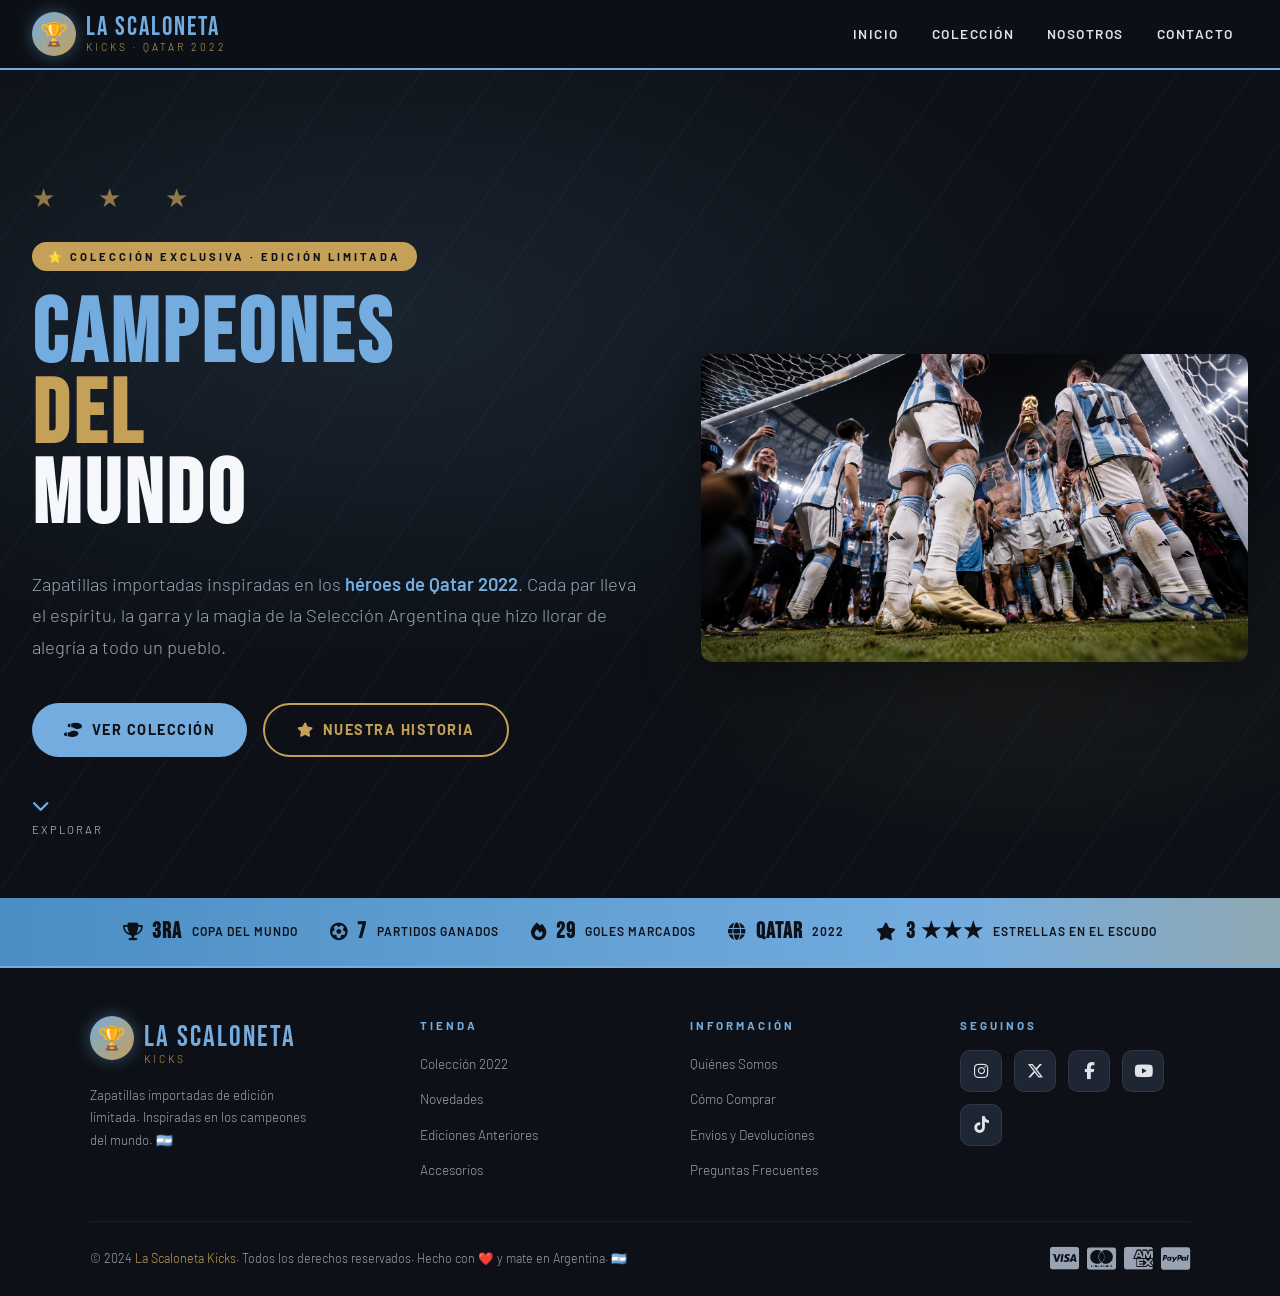
<file: index.html>
<!DOCTYPE html>
<html lang="es">
<head>
  <meta charset="UTF-8" />
  <meta name="viewport" content="width=device-width, initial-scale=1.0" />
  <meta name="theme-color" content="#74ACDF" />
  <meta name="description" content="Zapatillas importadas inspiradas en los campeones del mundo. Colección exclusiva Qatar 2022." />
  <title>La Scaloneta Kicks – Campeones 2022</title>
  <link rel="stylesheet" href="css/styles.css" />
  <link rel="stylesheet" href="https://cdnjs.cloudflare.com/ajax/libs/font-awesome/6.5.0/css/all.min.css" />
  <link href="https://fonts.googleapis.com/css2?family=Bebas+Neue&family=Barlow:ital,wght@0,300;0,400;0,600;0,700;1,400&display=swap" rel="stylesheet" />
</head>
<body>

<header>
  <a href="index.html" class="logo">
    <div class="logo-icon">🏆</div>
    <div class="logo-text">
      <span>La Scaloneta</span>
      <span>Kicks · Qatar 2022</span>
    </div>
  </a>
  <nav id="desktop-nav">
    <a href="index.html" class="active">Inicio</a>
    <a href="coleccion.html">Colección</a>
    <a href="nosotros.html">Nosotros</a>
    <a href="contacto.html">Contacto</a>
  </nav>
  <button class="hamburger" id="hamburger" aria-label="Abrir menú"><span></span><span></span><span></span></button>
  <nav class="mobile-menu" id="mobile-menu">
    <a href="index.html">Inicio</a>
    <a href="coleccion.html">Colección</a>
    <a href="nosotros.html">Nosotros</a>
    <a href="contacto.html">Contacto</a>
  </nav>
</header>

<main>
  <!-- HERO -->
<section class="hero" id="inicio">
    <div class="hero-container">
      <div class="hero-content">
        <span class="hero-stars">★ ★ ★</span>
        <span class="hero-tag">⭐ Colección Exclusiva · Edición Limitada</span>
        <h1>
          <span class="line-celeste">Campeones</span>
          <span class="line-dorado">del</span>
          <span class="line-blanco">Mundo</span>
        </h1>
        <p class="hero-sub">
          Zapatillas importadas inspiradas en los <strong>héroes de Qatar 2022</strong>. Cada par lleva el espíritu, la garra y la magia de la Selección Argentina que hizo llorar de alegría a todo un pueblo.
        </p>
        <div class="hero-cta">
          <a href="coleccion.html" class="btn-primary"><i class="fa-solid fa-shoe-prints"></i> Ver colección</a>
          <a href="nosotros.html" class="btn-outline"><i class="fa-solid fa-star"></i> Nuestra historia</a>
        </div>
        <div class="scroll-hint"><i class="fa-solid fa-chevron-down"></i> Explorar</div>
      </div>
      <div class="hero-image">
        <img src="img/9886d872-4f8e-4c9f-84b4-06a3b627396a.png" alt="Jugadores de Argentina celebrando el Mundial Qatar 2022 - Foco en zapatillas" />
      </div>
    </div>
  </section>

  <!-- BANDA STATS -->

  <!-- BANDA STATS -->
<div class="stats-band">
    <div class="stat-item"><i class="fa-solid fa-trophy"></i><strong>3ra</strong><span>Copa del Mundo</span></div>
    <div class="stat-item"><i class="fa-solid fa-futbol"></i><strong>7</strong><span>Partidos Ganados</span></div>
    <div class="stat-item"><i class="fa-solid fa-fire"></i><strong>29</strong><span>Goles Marcados</span></div>
    <div class="stat-item"><i class="fa-solid fa-globe"></i><strong>QATAR</strong><span>2022</span></div>
    <div class="stat-item"><i class="fa-solid fa-star"></i><strong>3 ★★★</strong><span>Estrellas en el Escudo</span></div>
  </div>

  <!-- NOSOTROS -->
</main>

<footer id="footer">
  <div class="footer-inner">
    <div class="footer-brand">
      <div class="logo"><div class="logo-icon">🏆</div><div class="logo-text"><span>La Scaloneta</span><span>Kicks</span></div></div>
      <p>Zapatillas importadas de edición limitada. Inspiradas en los campeones del mundo. 🇦🇷</p>
    </div>
    <div class="footer-col"><h4>Tienda</h4><ul><li><a href="coleccion.html">Colección 2022</a></li><li><a href="#">Novedades</a></li><li><a href="#">Ediciones Anteriores</a></li><li><a href="#">Accesorios</a></li></ul></div>
    <div class="footer-col"><h4>Información</h4><ul><li><a href="nosotros.html">Quiénes Somos</a></li><li><a href="#">Cómo Comprar</a></li><li><a href="#">Envíos y Devoluciones</a></li><li><a href="#">Preguntas Frecuentes</a></li></ul></div>
    <div class="footer-social"><h4>Seguinos</h4><div class="social-links"><a href="#" class="social-link instagram"><i class="fa-brands fa-instagram"></i></a><a href="#" class="social-link twitter"><i class="fa-brands fa-x-twitter"></i></a><a href="#" class="social-link facebook"><i class="fa-brands fa-facebook-f"></i></a><a href="#" class="social-link youtube"><i class="fa-brands fa-youtube"></i></a><a href="#" class="social-link tiktok"><i class="fa-brands fa-tiktok"></i></a></div></div>
  </div>
  <div class="footer-bottom"><p>&copy; 2024 <span>La Scaloneta Kicks</span>. Todos los derechos reservados. Hecho con ❤️ y mate en Argentina. 🇦🇷</p><div class="payment-icons"><i class="fa-brands fa-cc-visa"></i><i class="fa-brands fa-cc-mastercard"></i><i class="fa-brands fa-cc-amex"></i><i class="fa-brands fa-cc-paypal"></i></div></div>
</footer>

<script>
  // Menú hamburguesa
  const hamburger = document.getElementById('hamburger');
  const mobileMenu = document.getElementById('mobile-menu');
  function toggleMenu() { mobileMenu.classList.toggle('open'); hamburger.classList.toggle('open'); document.body.style.overflow = mobileMenu.classList.contains('open') ? 'hidden' : ''; }
  function closeMenu() { mobileMenu.classList.remove('open'); hamburger.classList.remove('open'); document.body.style.overflow = ''; }
  hamburger.addEventListener('click', toggleMenu);
  mobileMenu.querySelectorAll('a').forEach(link => link.addEventListener('click', closeMenu));
  document.addEventListener('click', (e) => { if (mobileMenu.classList.contains('open') && !mobileMenu.contains(e.target) && !hamburger.contains(e.target)) closeMenu(); });
  window.addEventListener('resize', () => { if (window.innerWidth >= 768) closeMenu(); });
</script>
</body>
</html>
</file>
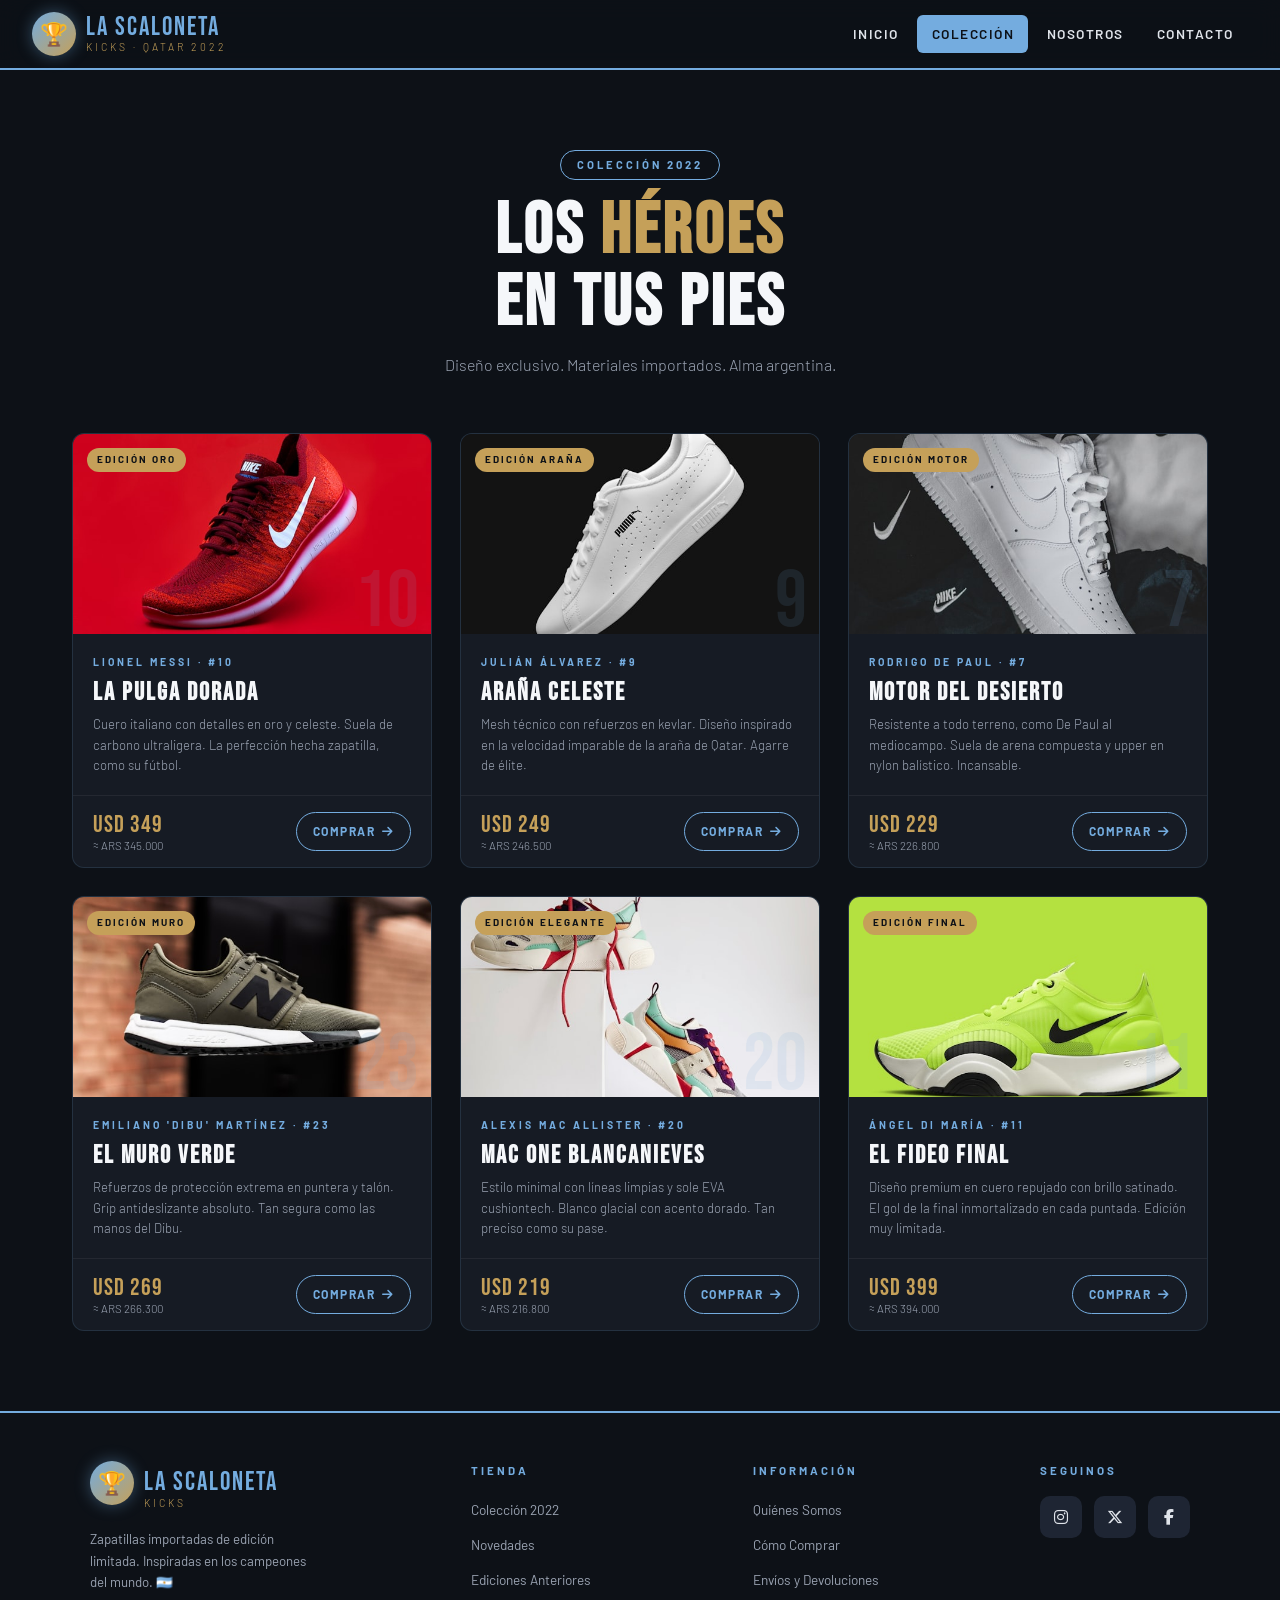
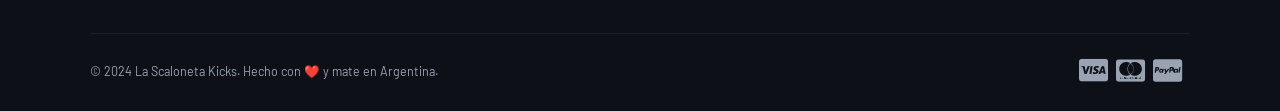
<file: coleccion.html>
<!DOCTYPE html>
<html lang="es">
<head>
  <meta charset="UTF-8" />
  <meta name="viewport" content="width=device-width, initial-scale=1.0" />
  <title>La Scaloneta Kicks – Colección 2022</title>
  <link rel="stylesheet" href="css/coleccion.css" />
  <link rel="stylesheet" href="https://cdnjs.cloudflare.com/ajax/libs/font-awesome/6.5.0/css/all.min.css" />
  <link href="https://fonts.googleapis.com/css2?family=Bebas+Neue&family=Barlow:ital,wght@0,300;0,400;0,600;0,700;1,400&display=swap" rel="stylesheet" />
</head>
<body>

<header>
  <a href="index.html" class="logo">
    <div class="logo-icon">🏆</div>
    <div class="logo-text"><span>La Scaloneta</span><span>Kicks · Qatar 2022</span></div>
  </a>
  <nav id="desktop-nav">
    <a href="index.html" class="nav-link">Inicio</a>
    <a href="coleccion.html" class="active">Colección</a>
    <a href="nosotros.html" class="nav-link">Nosotros</a>
    <a href="contacto.html" class="nav-link">Contacto</a>
  </nav>
  <button class="hamburger" id="hamburger" aria-label="Abrir menú"><span></span><span></span><span></span></button>
  <nav class="mobile-menu" id="mobile-menu">
    <a href="index.html">Inicio</a>
    <a href="coleccion.html">Colección</a>
    <a href="nosotros.html">Nosotros</a>
    <a href="contacto.html">Contacto</a>
  </nav>
</header>

<main>
  <section class="productos" id="coleccion">
    <div class="section-header">
      <span class="section-tag">Colección 2022</span>
      <h2>Los <em>Héroes</em><br>en tus pies</h2>
      <p>Diseño exclusivo. Materiales importados. Alma argentina.</p>
    </div>
    <div class="productos-grid" id="productosGrid"></div>
  </section>
</main>

<footer id="footer">
  <div class="footer-inner">
    <div class="footer-brand">
      <div class="logo"><div class="logo-icon">🏆</div><div class="logo-text"><span>La Scaloneta</span><span>Kicks</span></div></div>
      <p>Zapatillas importadas de edición limitada. Inspiradas en los campeones del mundo. 🇦🇷</p>
    </div>
    <div class="footer-col"><h4>Tienda</h4><ul><li><a href="coleccion.html">Colección 2022</a></li><li><a href="#">Novedades</a></li><li><a href="#">Ediciones Anteriores</a></li></ul></div>
    <div class="footer-col"><h4>Información</h4><ul><li><a href="nosotros.html">Quiénes Somos</a></li><li><a href="#">Cómo Comprar</a></li><li><a href="#">Envíos y Devoluciones</a></li></ul></div>
    <div class="footer-social"><h4>Seguinos</h4><div class="social-links"><a href="#" class="social-link instagram"><i class="fa-brands fa-instagram"></i></a><a href="#" class="social-link twitter"><i class="fa-brands fa-x-twitter"></i></a><a href="#" class="social-link facebook"><i class="fa-brands fa-facebook-f"></i></a></div></div>
  </div>
  <div class="footer-bottom"><p>&copy; 2024 <span>La Scaloneta Kicks</span>. Hecho con ❤️ y mate en Argentina.</p><div class="payment-icons"><i class="fa-brands fa-cc-visa"></i><i class="fa-brands fa-cc-mastercard"></i><i class="fa-brands fa-cc-paypal"></i></div></div>
</footer>

<!-- MODAL LIGHTBOX (sin cambios) -->
<div id="modalOverlay" class="modal-overlay">
  <div class="modal-container">
    <button class="modal-close" id="closeModalBtn"><i class="fa-solid fa-xmark"></i></button>
    <div class="modal-content">
      <div class="modal-image"><img id="modalImg" alt="Producto ampliado"></div>
      <div class="modal-info">
        <span class="badge-modal" id="modalBadge"></span>
        <span class="jugador-modal" id="modalJugador"></span>
        <h3 id="modalModelo"></h3>
        <p class="desc-modal" id="modalDesc"></p>
        <div class="modal-price"><span class="usd-modal" id="modalUSD"></span><span class="ars-modal" id="modalARS"></span></div>
      </div>
    </div>
    <div class="nav-buttons">
      <button class="nav-btn" id="prevBtn"><i class="fa-solid fa-chevron-left"></i></button>
      <button class="nav-btn" id="nextBtn"><i class="fa-solid fa-chevron-right"></i></button>
    </div>
  </div>
</div>

<script>
  // Datos de los 6 productos (igual que antes)
  const productos = [
    { img: "img/photo-1542291026-7eec264c27ff.jfif", badge: "Edición Oro", jugador: "Lionel Messi · #10", modelo: "La Pulga Dorada", desc: "Cuero italiano con detalles en oro y celeste. Suela de carbono ultraligera. La perfección hecha zapatilla, como su fútbol.", usd: "USD 349", ars: "≈ ARS 345.000", numero: "10" },
    { img: "img/photo-1608231387042-66d1773070a5.jfif", badge: "Edición Araña", jugador: "Julián Álvarez · #9", modelo: "Araña Celeste", desc: "Mesh técnico con refuerzos en kevlar. Diseño inspirado en la velocidad imparable de la araña de Qatar. Agarre de élite.", usd: "USD 249", ars: "≈ ARS 246.500", numero: "9" },
    { img: "img/photo-1600269452121-4f2416e55c28.jfif", badge: "Edición Motor", jugador: "Rodrigo De Paul · #7", modelo: "Motor del Desierto", desc: "Resistente a todo terreno, como De Paul al mediocampo. Suela de arena compuesta y upper en nylon balístico. Incansable.", usd: "USD 229", ars: "≈ ARS 226.800", numero: "7" },
    { img: "img/photo-1539185441755-769473a23570.jfif", badge: "Edición Muro", jugador: "Emiliano 'Dibu' Martínez · #23", modelo: "El Muro Verde", desc: "Refuerzos de protección extrema en puntera y talón. Grip antideslizante absoluto. Tan segura como las manos del Dibu.", usd: "USD 269", ars: "≈ ARS 266.300", numero: "23" },
    { img: "img/photo-1560769629-975ec94e6a86.jfif", badge: "Edición Elegante", jugador: "Alexis Mac Allister · #20", modelo: "Mac One Blancanieves", desc: "Estilo minimal con líneas limpias y sole EVA cushiontech. Blanco glacial con acento dorado. Tan preciso como su pase.", usd: "USD 219", ars: "≈ ARS 216.800", numero: "20" },
    { img: "img/photo-1606107557195-0e29a4b5b4aa.jfif", badge: "Edición Final", jugador: "Ángel Di María · #11", modelo: "El Fideo Final", desc: "Diseño premium en cuero repujado con brillo satinado. El gol de la final inmortalizado en cada puntada. Edición muy limitada.", usd: "USD 399", ars: "≈ ARS 394.000", numero: "11" }
  ];

  // Renderizar grilla
  const grid = document.getElementById('productosGrid');
  productos.forEach((p, idx) => {
    const card = document.createElement('article');
    card.className = 'card';
    card.dataset.index = idx;
    card.innerHTML = `
      <span class="card-badge">${p.badge}</span>
      <div class="card-img">
        <img src="${p.img}" alt="${p.modelo}" loading="lazy">
        <span class="card-number">${p.numero}</span>
      </div>
      <div class="card-body">
        <span class="card-jugador">${p.jugador}</span>
        <h3 class="card-modelo">${p.modelo}</h3>
        <p class="card-desc">${p.desc}</p>
      </div>
      <div class="card-footer">
        <div class="card-precio"><span class="usd">${p.usd}</span><span class="ars">${p.ars}</span></div>
        <a href="#" class="btn-card">Comprar <i class="fa-solid fa-arrow-right"></i></a>
      </div>
    `;
    grid.appendChild(card);
  });

  // Modal y navegación (igual que antes)
  const modal = document.getElementById('modalOverlay');
  const modalImg = document.getElementById('modalImg');
  const modalBadge = document.getElementById('modalBadge');
  const modalJugador = document.getElementById('modalJugador');
  const modalModelo = document.getElementById('modalModelo');
  const modalDesc = document.getElementById('modalDesc');
  const modalUSD = document.getElementById('modalUSD');
  const modalARS = document.getElementById('modalARS');
  const closeBtn = document.getElementById('closeModalBtn');
  const prevBtn = document.getElementById('prevBtn');
  const nextBtn = document.getElementById('nextBtn');
  let currentIndex = 0;

  function openModal(index) {
    if (index < 0) index = productos.length - 1;
    if (index >= productos.length) index = 0;
    currentIndex = index;
    const p = productos[currentIndex];
    modalImg.src = p.img;
    modalBadge.textContent = p.badge;
    modalJugador.textContent = p.jugador;
    modalModelo.textContent = p.modelo;
    modalDesc.textContent = p.desc;
    modalUSD.textContent = p.usd;
    modalARS.textContent = p.ars;
    modal.classList.add('active');
    document.body.style.overflow = 'hidden';
  }
  function closeModal() { modal.classList.remove('active'); document.body.style.overflow = ''; }
  function nextProduct() { openModal(currentIndex + 1); }
  function prevProduct() { openModal(currentIndex - 1); }

  document.querySelectorAll('.card').forEach((card, idx) => {
    card.querySelector('.card-img').addEventListener('click', (e) => { e.stopPropagation(); openModal(idx); });
  });
  closeBtn.addEventListener('click', closeModal);
  prevBtn.addEventListener('click', prevProduct);
  nextBtn.addEventListener('click', nextProduct);
  modal.addEventListener('click', (e) => { if (e.target === modal) closeModal(); });
  document.addEventListener('keydown', (e) => {
    if (!modal.classList.contains('active')) return;
    if (e.key === 'Escape') closeModal();
    if (e.key === 'ArrowLeft') prevProduct();
    if (e.key === 'ArrowRight') nextProduct();
  });

  // Menú hamburguesa
  const hamburger = document.getElementById('hamburger');
  const mobileMenu = document.getElementById('mobile-menu');
  function toggleMenu() { mobileMenu.classList.toggle('open'); hamburger.classList.toggle('open'); document.body.style.overflow = mobileMenu.classList.contains('open') ? 'hidden' : ''; }
  function closeMenuMobile() { mobileMenu.classList.remove('open'); hamburger.classList.remove('open'); document.body.style.overflow = ''; }
  hamburger.addEventListener('click', toggleMenu);
  mobileMenu.querySelectorAll('a').forEach(link => link.addEventListener('click', closeMenuMobile));
  window.addEventListener('resize', () => { if (window.innerWidth >= 768) closeMenuMobile(); });

  // === SOLUCIÓN ADICIONAL: Garantizar navegación a anclajes ===
  // Asegura que al hacer clic en cualquier enlace que vaya a indexV3.html#algo, funcione incluso si el navegador falla.
  document.querySelectorAll('a[href^="indexV3.html#"]').forEach(link => {
    link.addEventListener('click', (e) => {
      e.preventDefault();
      const targetId = link.getAttribute('href').split('#')[1];
      window.location.href = `indexV3.html#${targetId}`;
    });
  });
</script>
</body>
</html>
</file>
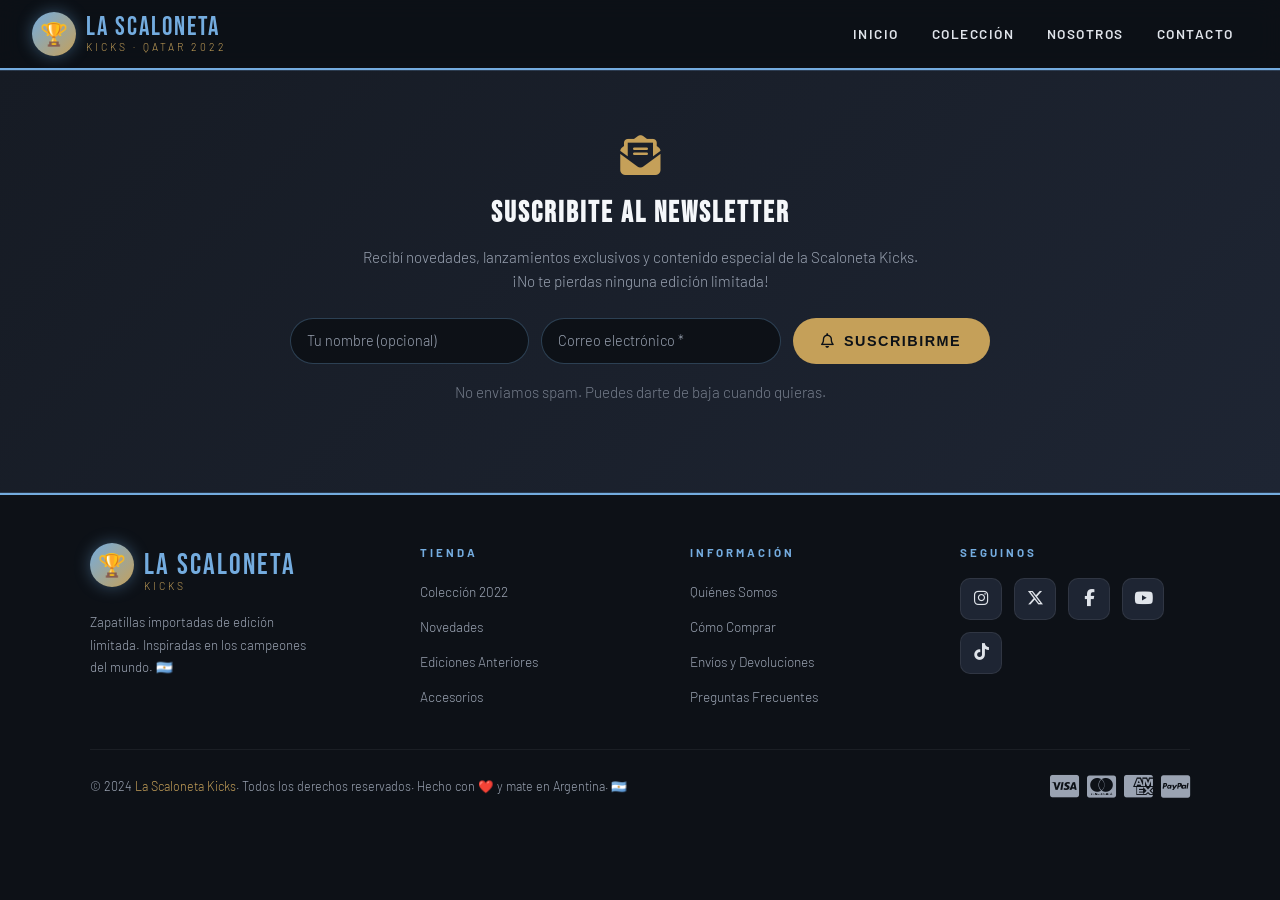
<file: contacto.html>
<!DOCTYPE html>
<html lang="es">
<head>
  <meta charset="UTF-8" />
  <meta name="viewport" content="width=device-width, initial-scale=1.0" />
  <meta name="theme-color" content="#74ACDF" />
  <meta name="description" content="Zapatillas importadas inspiradas en los campeones del mundo. Colección exclusiva Qatar 2022." />
  <title>La Scaloneta Kicks – Contacto</title>
  <link rel="stylesheet" href="css/styles.css" />
  <link rel="stylesheet" href="https://cdnjs.cloudflare.com/ajax/libs/font-awesome/6.5.0/css/all.min.css" />
  <link href="https://fonts.googleapis.com/css2?family=Bebas+Neue&family=Barlow:ital,wght@0,300;0,400;0,600;0,700;1,400&display=swap" rel="stylesheet" />
</head>
<body>

<header>
  <a href="index.html" class="logo">
    <div class="logo-icon">🏆</div>
    <div class="logo-text">
      <span>La Scaloneta</span>
      <span>Kicks · Qatar 2022</span>
    </div>
  </a>
  <nav id="desktop-nav">
    <a href="index.html">Inicio</a>
    <a href="coleccion.html">Colección</a>
    <a href="nosotros.html">Nosotros</a>
    <a href="contacto.html" class="active">Contacto</a>
  </nav>
  <button class="hamburger" id="hamburger" aria-label="Abrir menú"><span></span><span></span><span></span></button>
  <nav class="mobile-menu" id="mobile-menu">
    <a href="index.html">Inicio</a>
    <a href="coleccion.html">Colección</a>
    <a href="nosotros.html">Nosotros</a>
    <a href="contacto.html">Contacto</a>
  </nav>
</header>

<main>
<section class="newsletter" id="newsletter">
    <div class="newsletter-container">
      <div class="newsletter-content">
        <i class="fa-solid fa-envelope-open-text newsletter-icon"></i>
        <h3>Suscribite al newsletter</h3>
        <p>Recibí novedades, lanzamientos exclusivos y contenido especial de la Scaloneta Kicks.<br>¡No te pierdas ninguna edición limitada!</p>
        <form id="formNewsletter" class="newsletter-form">
          <div class="form-group"><input type="text" id="nombre" placeholder="Tu nombre (opcional)"></div>
          <div class="form-group"><input type="email" id="email" placeholder="Correo electrónico *" required></div>
          <button type="submit" class="btn-primary btn-newsletter"><i class="fa-regular fa-bell"></i> Suscribirme</button>
        </form>
        <p class="newsletter-nota">No enviamos spam. Puedes darte de baja cuando quieras.</p>
      </div>
    </div>
  </section>
</main>

<footer id="footer">
  <div class="footer-inner">
    <div class="footer-brand">
      <div class="logo"><div class="logo-icon">🏆</div><div class="logo-text"><span>La Scaloneta</span><span>Kicks</span></div></div>
      <p>Zapatillas importadas de edición limitada. Inspiradas en los campeones del mundo. 🇦🇷</p>
    </div>
    <div class="footer-col"><h4>Tienda</h4><ul><li><a href="coleccion.html">Colección 2022</a></li><li><a href="#">Novedades</a></li><li><a href="#">Ediciones Anteriores</a></li><li><a href="#">Accesorios</a></li></ul></div>
    <div class="footer-col"><h4>Información</h4><ul><li><a href="nosotros.html">Quiénes Somos</a></li><li><a href="#">Cómo Comprar</a></li><li><a href="#">Envíos y Devoluciones</a></li><li><a href="#">Preguntas Frecuentes</a></li></ul></div>
    <div class="footer-social"><h4>Seguinos</h4><div class="social-links"><a href="#" class="social-link instagram"><i class="fa-brands fa-instagram"></i></a><a href="#" class="social-link twitter"><i class="fa-brands fa-x-twitter"></i></a><a href="#" class="social-link facebook"><i class="fa-brands fa-facebook-f"></i></a><a href="#" class="social-link youtube"><i class="fa-brands fa-youtube"></i></a><a href="#" class="social-link tiktok"><i class="fa-brands fa-tiktok"></i></a></div></div>
  </div>
  <div class="footer-bottom"><p>&copy; 2024 <span>La Scaloneta Kicks</span>. Todos los derechos reservados. Hecho con ❤️ y mate en Argentina. 🇦🇷</p><div class="payment-icons"><i class="fa-brands fa-cc-visa"></i><i class="fa-brands fa-cc-mastercard"></i><i class="fa-brands fa-cc-amex"></i><i class="fa-brands fa-cc-paypal"></i></div></div>
</footer>

<script>
  // Menú hamburguesa
  const hamburger = document.getElementById('hamburger');
  const mobileMenu = document.getElementById('mobile-menu');
  function toggleMenu() { mobileMenu.classList.toggle('open'); hamburger.classList.toggle('open'); document.body.style.overflow = mobileMenu.classList.contains('open') ? 'hidden' : ''; }
  function closeMenu() { mobileMenu.classList.remove('open'); hamburger.classList.remove('open'); document.body.style.overflow = ''; }
  hamburger.addEventListener('click', toggleMenu);
  mobileMenu.querySelectorAll('a').forEach(link => link.addEventListener('click', closeMenu));
  document.addEventListener('click', (e) => { if (mobileMenu.classList.contains('open') && !mobileMenu.contains(e.target) && !hamburger.contains(e.target)) closeMenu(); });
  window.addEventListener('resize', () => { if (window.innerWidth >= 768) closeMenu(); });
</script>
</body>
</html>
</file>
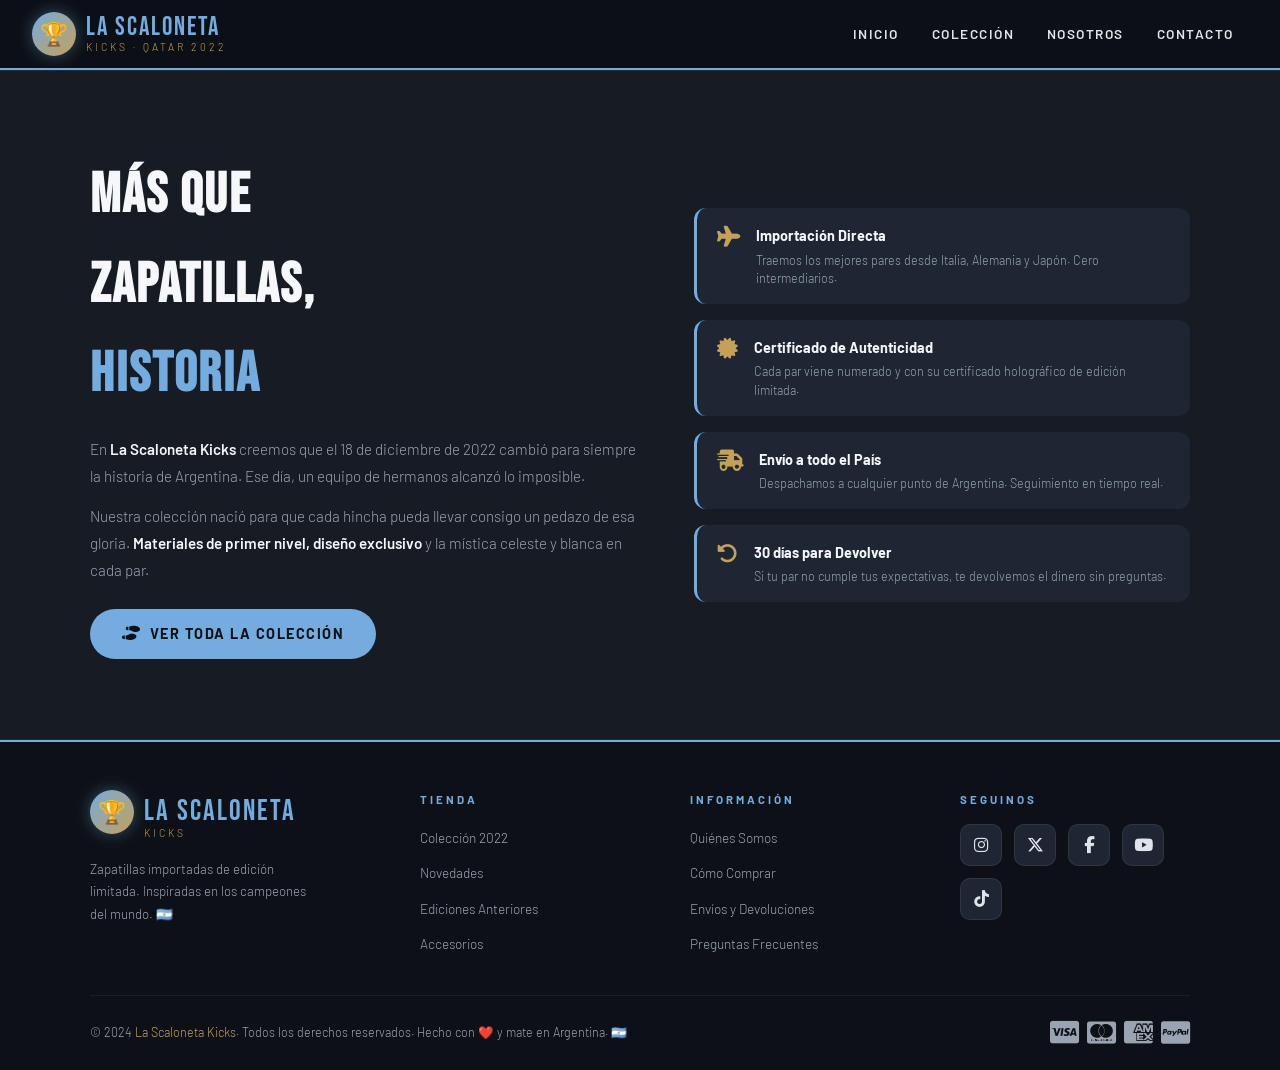
<file: nosotros.html>
<!DOCTYPE html>
<html lang="es">
<head>
  <meta charset="UTF-8" />
  <meta name="viewport" content="width=device-width, initial-scale=1.0" />
  <meta name="theme-color" content="#74ACDF" />
  <meta name="description" content="Zapatillas importadas inspiradas en los campeones del mundo. Colección exclusiva Qatar 2022." />
  <title>La Scaloneta Kicks – Nosotros</title>
  <link rel="stylesheet" href="css/styles.css" />
  <link rel="stylesheet" href="https://cdnjs.cloudflare.com/ajax/libs/font-awesome/6.5.0/css/all.min.css" />
  <link href="https://fonts.googleapis.com/css2?family=Bebas+Neue&family=Barlow:ital,wght@0,300;0,400;0,600;0,700;1,400&display=swap" rel="stylesheet" />
</head>
<body>

<header>
  <a href="index.html" class="logo">
    <div class="logo-icon">🏆</div>
    <div class="logo-text">
      <span>La Scaloneta</span>
      <span>Kicks · Qatar 2022</span>
    </div>
  </a>
  <nav id="desktop-nav">
    <a href="index.html">Inicio</a>
    <a href="coleccion.html">Colección</a>
    <a href="nosotros.html" class="active">Nosotros</a>
    <a href="contacto.html">Contacto</a>
  </nav>
  <button class="hamburger" id="hamburger" aria-label="Abrir menú"><span></span><span></span><span></span></button>
  <nav class="mobile-menu" id="mobile-menu">
    <a href="index.html#inicio">Inicio</a>
    <a href="coleccion.html">Colección</a>
    <a href="nosotros.html">Nosotros</a>
    <a href="contacto.html">Contacto</a>
  </nav>
</header>

<main>
<section class="nosotros" id="nosotros">
    <div class="nosotros-inner">
      <div class="nosotros-text">
        <h2>Más que<br>zapatillas,<br><em>historia</em></h2>
        <p>En <strong>La Scaloneta Kicks</strong> creemos que el 18 de diciembre de 2022 cambió para siempre la historia de Argentina. Ese día, un equipo de hermanos alcanzó lo imposible.</p>
        <p>Nuestra colección nació para que cada hincha pueda llevar consigo un pedazo de esa gloria. <strong>Materiales de primer nivel, diseño exclusivo</strong> y la mística celeste y blanca en cada par.</p>
        <a href="coleccion.html" class="btn-primary" style="margin-top:0.75rem; display:inline-flex;"><i class="fa-solid fa-shoe-prints"></i> Ver toda la colección</a>
      </div>
      <div class="nosotros-features">
        <div class="feature-item"><i class="fa-solid fa-plane"></i><div><h4>Importación Directa</h4><p>Traemos los mejores pares desde Italia, Alemania y Japón. Cero intermediarios.</p></div></div>
        <div class="feature-item"><i class="fa-solid fa-certificate"></i><div><h4>Certificado de Autenticidad</h4><p>Cada par viene numerado y con su certificado holográfico de edición limitada.</p></div></div>
        <div class="feature-item"><i class="fa-solid fa-truck-fast"></i><div><h4>Envío a todo el País</h4><p>Despachamos a cualquier punto de Argentina. Seguimiento en tiempo real.</p></div></div>
        <div class="feature-item"><i class="fa-solid fa-rotate-left"></i><div><h4>30 días para Devolver</h4><p>Si tu par no cumple tus expectativas, te devolvemos el dinero sin preguntas.</p></div></div>
      </div>
    </div>
  </section>

  <!-- NEWSLETTER -->
</main>

<footer id="footer">
  <div class="footer-inner">
    <div class="footer-brand">
      <div class="logo"><div class="logo-icon">🏆</div><div class="logo-text"><span>La Scaloneta</span><span>Kicks</span></div></div>
      <p>Zapatillas importadas de edición limitada. Inspiradas en los campeones del mundo. 🇦🇷</p>
    </div>
    <div class="footer-col"><h4>Tienda</h4><ul><li><a href="coleccion.html">Colección 2022</a></li><li><a href="#">Novedades</a></li><li><a href="#">Ediciones Anteriores</a></li><li><a href="#">Accesorios</a></li></ul></div>
    <div class="footer-col"><h4>Información</h4><ul><li><a href="nosotros.html">Quiénes Somos</a></li><li><a href="#">Cómo Comprar</a></li><li><a href="#">Envíos y Devoluciones</a></li><li><a href="#">Preguntas Frecuentes</a></li></ul></div>
    <div class="footer-social"><h4>Seguinos</h4><div class="social-links"><a href="#" class="social-link instagram"><i class="fa-brands fa-instagram"></i></a><a href="#" class="social-link twitter"><i class="fa-brands fa-x-twitter"></i></a><a href="#" class="social-link facebook"><i class="fa-brands fa-facebook-f"></i></a><a href="#" class="social-link youtube"><i class="fa-brands fa-youtube"></i></a><a href="#" class="social-link tiktok"><i class="fa-brands fa-tiktok"></i></a></div></div>
  </div>
  <div class="footer-bottom"><p>&copy; 2024 <span>La Scaloneta Kicks</span>. Todos los derechos reservados. Hecho con ❤️ y mate en Argentina. 🇦🇷</p><div class="payment-icons"><i class="fa-brands fa-cc-visa"></i><i class="fa-brands fa-cc-mastercard"></i><i class="fa-brands fa-cc-amex"></i><i class="fa-brands fa-cc-paypal"></i></div></div>
</footer>

<script>
  // Menú hamburguesa
  const hamburger = document.getElementById('hamburger');
  const mobileMenu = document.getElementById('mobile-menu');
  function toggleMenu() { mobileMenu.classList.toggle('open'); hamburger.classList.toggle('open'); document.body.style.overflow = mobileMenu.classList.contains('open') ? 'hidden' : ''; }
  function closeMenu() { mobileMenu.classList.remove('open'); hamburger.classList.remove('open'); document.body.style.overflow = ''; }
  hamburger.addEventListener('click', toggleMenu);
  mobileMenu.querySelectorAll('a').forEach(link => link.addEventListener('click', closeMenu));
  document.addEventListener('click', (e) => { if (mobileMenu.classList.contains('open') && !mobileMenu.contains(e.target) && !hamburger.contains(e.target)) closeMenu(); });
  window.addEventListener('resize', () => { if (window.innerWidth >= 768) closeMenu(); });
</script>
</body>
</html>
</file>
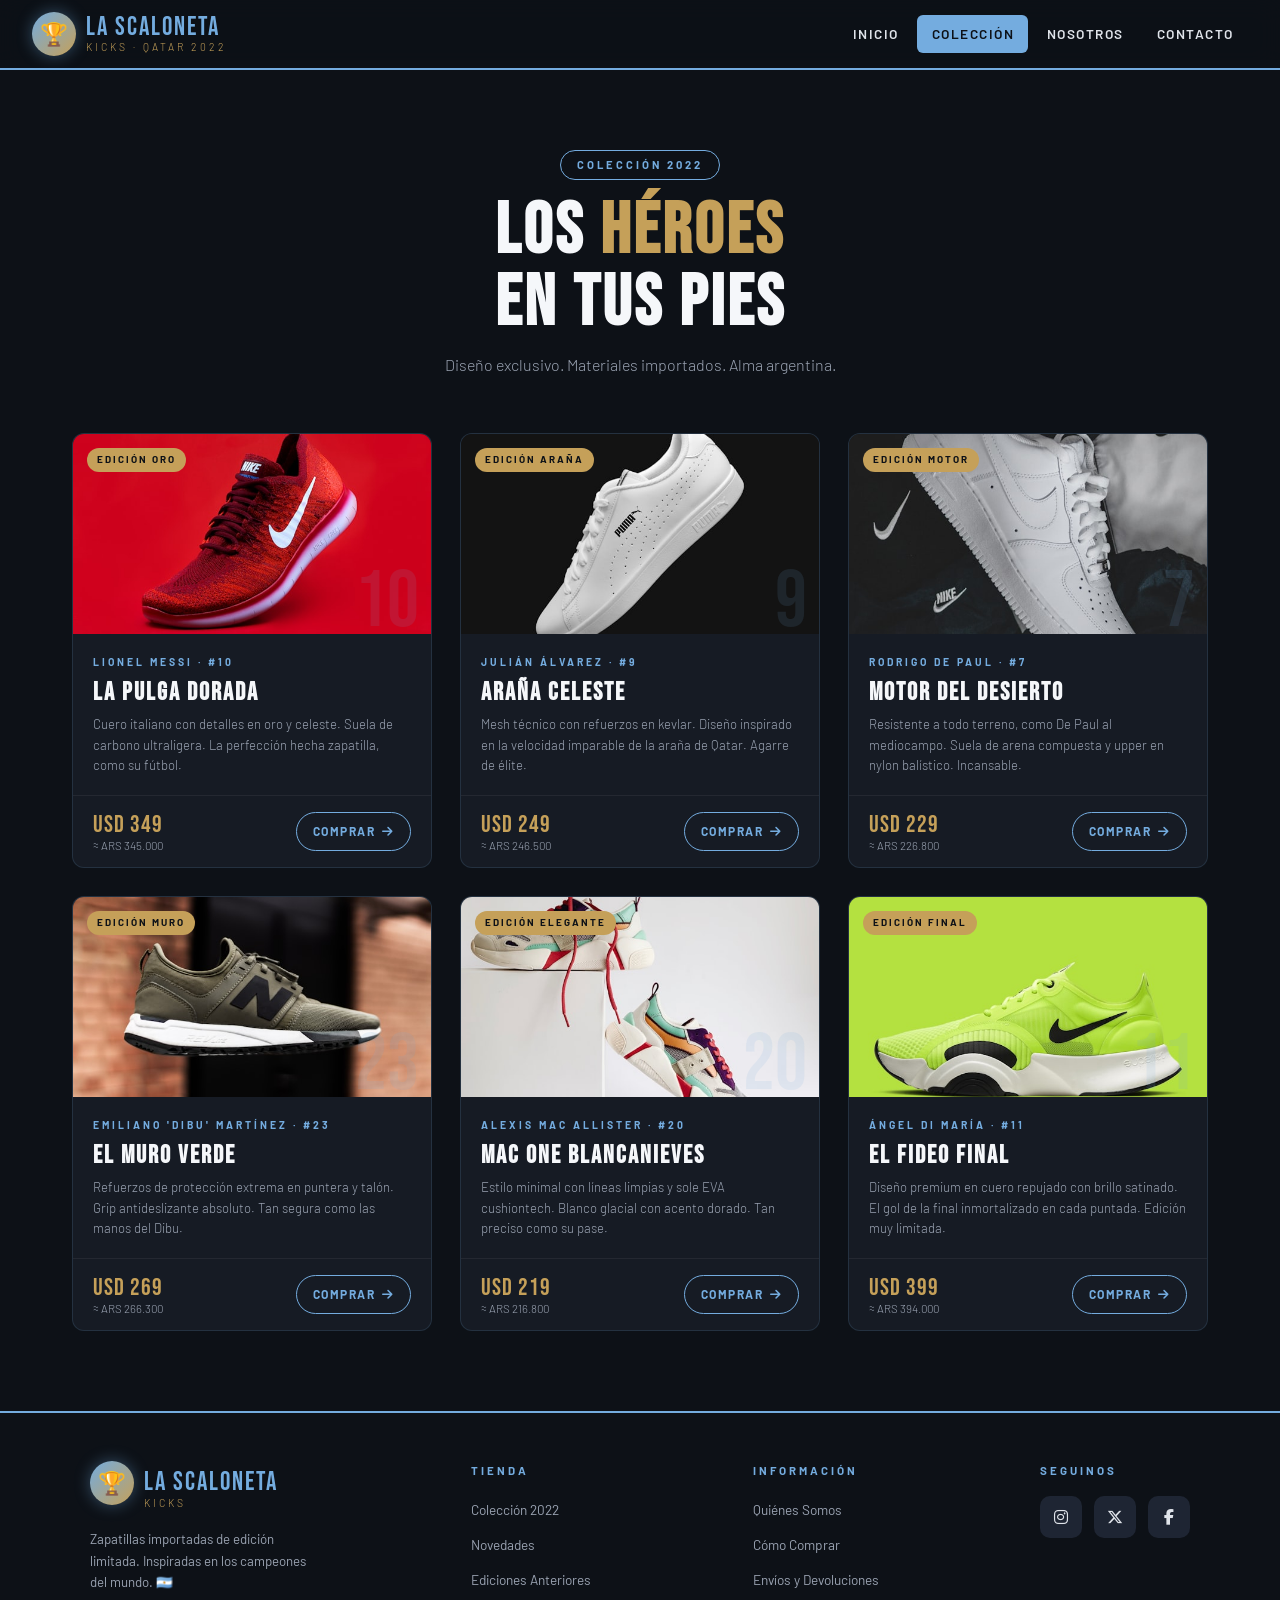
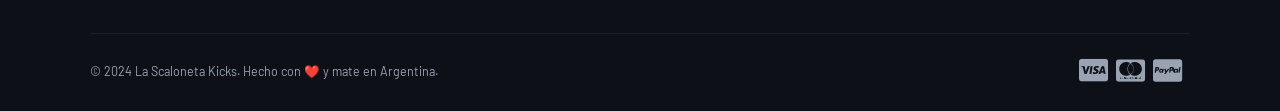
<file: pagina prueba/coleccion.html>
<!DOCTYPE html>
<html lang="es">
<head>
  <meta charset="UTF-8" />
  <meta name="viewport" content="width=device-width, initial-scale=1.0" />
  <title>La Scaloneta Kicks – Colección 2022</title>
  <link rel="stylesheet" href="css/coleccion.css" />
  <link rel="stylesheet" href="https://cdnjs.cloudflare.com/ajax/libs/font-awesome/6.5.0/css/all.min.css" />
  <link href="https://fonts.googleapis.com/css2?family=Bebas+Neue&family=Barlow:ital,wght@0,300;0,400;0,600;0,700;1,400&display=swap" rel="stylesheet" />
</head>
<body>

<header>
  <a href="index.html" class="logo">
    <div class="logo-icon">🏆</div>
    <div class="logo-text"><span>La Scaloneta</span><span>Kicks · Qatar 2022</span></div>
  </a>
  <nav id="desktop-nav">
    <a href="indexV3.html" class="nav-link">Inicio</a>
    <a href="coleccion.html" class="active">Colección</a>
    <a href="nosotros.html" class="nav-link">Nosotros</a>
    <a href="contacto.html" class="nav-link">Contacto</a>
  </nav>
  <button class="hamburger" id="hamburger" aria-label="Abrir menú"><span></span><span></span><span></span></button>
  <nav class="mobile-menu" id="mobile-menu">
    <a href="indexV3.html">Inicio</a>
    <a href="coleccion.html">Colección</a>
    <a href="nosotros.html">Nosotros</a>
    <a href="contacto.html">Contacto</a>
  </nav>
</header>

<main>
  <section class="productos" id="coleccion">
    <div class="section-header">
      <span class="section-tag">Colección 2022</span>
      <h2>Los <em>Héroes</em><br>en tus pies</h2>
      <p>Diseño exclusivo. Materiales importados. Alma argentina.</p>
    </div>
    <div class="productos-grid" id="productosGrid"></div>
  </section>
</main>

<footer id="footer">
  <div class="footer-inner">
    <div class="footer-brand">
      <div class="logo"><div class="logo-icon">🏆</div><div class="logo-text"><span>La Scaloneta</span><span>Kicks</span></div></div>
      <p>Zapatillas importadas de edición limitada. Inspiradas en los campeones del mundo. 🇦🇷</p>
    </div>
    <div class="footer-col"><h4>Tienda</h4><ul><li><a href="coleccion.html">Colección 2022</a></li><li><a href="#">Novedades</a></li><li><a href="#">Ediciones Anteriores</a></li></ul></div>
    <div class="footer-col"><h4>Información</h4><ul><li><a href="indexV3.html#nosotros">Quiénes Somos</a></li><li><a href="#">Cómo Comprar</a></li><li><a href="#">Envíos y Devoluciones</a></li></ul></div>
    <div class="footer-social"><h4>Seguinos</h4><div class="social-links"><a href="#" class="social-link instagram"><i class="fa-brands fa-instagram"></i></a><a href="#" class="social-link twitter"><i class="fa-brands fa-x-twitter"></i></a><a href="#" class="social-link facebook"><i class="fa-brands fa-facebook-f"></i></a></div></div>
  </div>
  <div class="footer-bottom"><p>&copy; 2024 <span>La Scaloneta Kicks</span>. Hecho con ❤️ y mate en Argentina.</p><div class="payment-icons"><i class="fa-brands fa-cc-visa"></i><i class="fa-brands fa-cc-mastercard"></i><i class="fa-brands fa-cc-paypal"></i></div></div>
</footer>

<!-- MODAL LIGHTBOX (sin cambios) -->
<div id="modalOverlay" class="modal-overlay">
  <div class="modal-container">
    <button class="modal-close" id="closeModalBtn"><i class="fa-solid fa-xmark"></i></button>
    <div class="modal-content">
      <div class="modal-image"><img id="modalImg" alt="Producto ampliado"></div>
      <div class="modal-info">
        <span class="badge-modal" id="modalBadge"></span>
        <span class="jugador-modal" id="modalJugador"></span>
        <h3 id="modalModelo"></h3>
        <p class="desc-modal" id="modalDesc"></p>
        <div class="modal-price"><span class="usd-modal" id="modalUSD"></span><span class="ars-modal" id="modalARS"></span></div>
      </div>
    </div>
    <div class="nav-buttons">
      <button class="nav-btn" id="prevBtn"><i class="fa-solid fa-chevron-left"></i></button>
      <button class="nav-btn" id="nextBtn"><i class="fa-solid fa-chevron-right"></i></button>
    </div>
  </div>
</div>

<script>
  // Datos de los 6 productos (igual que antes)
  const productos = [
    { img: "img/photo-1542291026-7eec264c27ff.jfif", badge: "Edición Oro", jugador: "Lionel Messi · #10", modelo: "La Pulga Dorada", desc: "Cuero italiano con detalles en oro y celeste. Suela de carbono ultraligera. La perfección hecha zapatilla, como su fútbol.", usd: "USD 349", ars: "≈ ARS 345.000", numero: "10" },
    { img: "img/photo-1608231387042-66d1773070a5.jfif", badge: "Edición Araña", jugador: "Julián Álvarez · #9", modelo: "Araña Celeste", desc: "Mesh técnico con refuerzos en kevlar. Diseño inspirado en la velocidad imparable de la araña de Qatar. Agarre de élite.", usd: "USD 249", ars: "≈ ARS 246.500", numero: "9" },
    { img: "img/photo-1600269452121-4f2416e55c28.jfif", badge: "Edición Motor", jugador: "Rodrigo De Paul · #7", modelo: "Motor del Desierto", desc: "Resistente a todo terreno, como De Paul al mediocampo. Suela de arena compuesta y upper en nylon balístico. Incansable.", usd: "USD 229", ars: "≈ ARS 226.800", numero: "7" },
    { img: "img/photo-1539185441755-769473a23570.jfif", badge: "Edición Muro", jugador: "Emiliano 'Dibu' Martínez · #23", modelo: "El Muro Verde", desc: "Refuerzos de protección extrema en puntera y talón. Grip antideslizante absoluto. Tan segura como las manos del Dibu.", usd: "USD 269", ars: "≈ ARS 266.300", numero: "23" },
    { img: "img/photo-1560769629-975ec94e6a86.jfif", badge: "Edición Elegante", jugador: "Alexis Mac Allister · #20", modelo: "Mac One Blancanieves", desc: "Estilo minimal con líneas limpias y sole EVA cushiontech. Blanco glacial con acento dorado. Tan preciso como su pase.", usd: "USD 219", ars: "≈ ARS 216.800", numero: "20" },
    { img: "img/photo-1606107557195-0e29a4b5b4aa.jfif", badge: "Edición Final", jugador: "Ángel Di María · #11", modelo: "El Fideo Final", desc: "Diseño premium en cuero repujado con brillo satinado. El gol de la final inmortalizado en cada puntada. Edición muy limitada.", usd: "USD 399", ars: "≈ ARS 394.000", numero: "11" }
  ];

  // Renderizar grilla
  const grid = document.getElementById('productosGrid');
  productos.forEach((p, idx) => {
    const card = document.createElement('article');
    card.className = 'card';
    card.dataset.index = idx;
    card.innerHTML = `
      <span class="card-badge">${p.badge}</span>
      <div class="card-img">
        <img src="${p.img}" alt="${p.modelo}" loading="lazy">
        <span class="card-number">${p.numero}</span>
      </div>
      <div class="card-body">
        <span class="card-jugador">${p.jugador}</span>
        <h3 class="card-modelo">${p.modelo}</h3>
        <p class="card-desc">${p.desc}</p>
      </div>
      <div class="card-footer">
        <div class="card-precio"><span class="usd">${p.usd}</span><span class="ars">${p.ars}</span></div>
        <a href="#" class="btn-card">Comprar <i class="fa-solid fa-arrow-right"></i></a>
      </div>
    `;
    grid.appendChild(card);
  });

  // Modal y navegación (igual que antes)
  const modal = document.getElementById('modalOverlay');
  const modalImg = document.getElementById('modalImg');
  const modalBadge = document.getElementById('modalBadge');
  const modalJugador = document.getElementById('modalJugador');
  const modalModelo = document.getElementById('modalModelo');
  const modalDesc = document.getElementById('modalDesc');
  const modalUSD = document.getElementById('modalUSD');
  const modalARS = document.getElementById('modalARS');
  const closeBtn = document.getElementById('closeModalBtn');
  const prevBtn = document.getElementById('prevBtn');
  const nextBtn = document.getElementById('nextBtn');
  let currentIndex = 0;

  function openModal(index) {
    if (index < 0) index = productos.length - 1;
    if (index >= productos.length) index = 0;
    currentIndex = index;
    const p = productos[currentIndex];
    modalImg.src = p.img;
    modalBadge.textContent = p.badge;
    modalJugador.textContent = p.jugador;
    modalModelo.textContent = p.modelo;
    modalDesc.textContent = p.desc;
    modalUSD.textContent = p.usd;
    modalARS.textContent = p.ars;
    modal.classList.add('active');
    document.body.style.overflow = 'hidden';
  }
  function closeModal() { modal.classList.remove('active'); document.body.style.overflow = ''; }
  function nextProduct() { openModal(currentIndex + 1); }
  function prevProduct() { openModal(currentIndex - 1); }

  document.querySelectorAll('.card').forEach((card, idx) => {
    card.querySelector('.card-img').addEventListener('click', (e) => { e.stopPropagation(); openModal(idx); });
  });
  closeBtn.addEventListener('click', closeModal);
  prevBtn.addEventListener('click', prevProduct);
  nextBtn.addEventListener('click', nextProduct);
  modal.addEventListener('click', (e) => { if (e.target === modal) closeModal(); });
  document.addEventListener('keydown', (e) => {
    if (!modal.classList.contains('active')) return;
    if (e.key === 'Escape') closeModal();
    if (e.key === 'ArrowLeft') prevProduct();
    if (e.key === 'ArrowRight') nextProduct();
  });

  // Menú hamburguesa
  const hamburger = document.getElementById('hamburger');
  const mobileMenu = document.getElementById('mobile-menu');
  function toggleMenu() { mobileMenu.classList.toggle('open'); hamburger.classList.toggle('open'); document.body.style.overflow = mobileMenu.classList.contains('open') ? 'hidden' : ''; }
  function closeMenuMobile() { mobileMenu.classList.remove('open'); hamburger.classList.remove('open'); document.body.style.overflow = ''; }
  hamburger.addEventListener('click', toggleMenu);
  mobileMenu.querySelectorAll('a').forEach(link => link.addEventListener('click', closeMenuMobile));
  window.addEventListener('resize', () => { if (window.innerWidth >= 768) closeMenuMobile(); });

  // === SOLUCIÓN ADICIONAL: Garantizar navegación a anclajes ===
  // Asegura que al hacer clic en cualquier enlace que vaya a indexV3.html#algo, funcione incluso si el navegador falla.
  document.querySelectorAll('a[href^="indexV3.html#"]').forEach(link => {
    link.addEventListener('click', (e) => {
      e.preventDefault();
      const targetId = link.getAttribute('href').split('#')[1];
      window.location.href = `indexV3.html#${targetId}`;
    });
  });
</script>
</body>
</html>
</file>
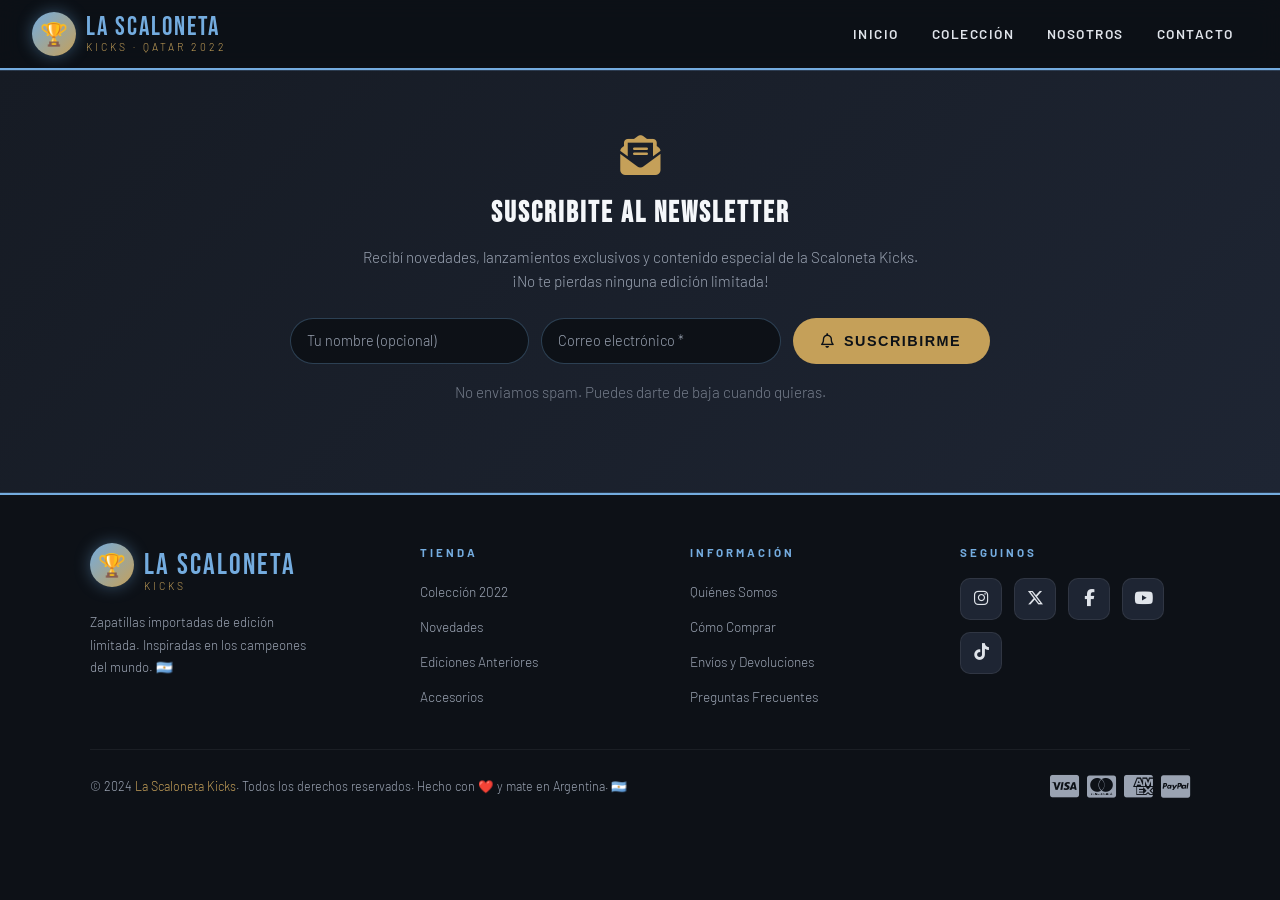
<file: pagina prueba/contacto.html>
<!DOCTYPE html>
<html lang="es">
<head>
  <meta charset="UTF-8" />
  <meta name="viewport" content="width=device-width, initial-scale=1.0" />
  <meta name="theme-color" content="#74ACDF" />
  <meta name="description" content="Zapatillas importadas inspiradas en los campeones del mundo. Colección exclusiva Qatar 2022." />
  <title>La Scaloneta Kicks – Contacto</title>
  <link rel="stylesheet" href="css/styles.css" />
  <link rel="stylesheet" href="https://cdnjs.cloudflare.com/ajax/libs/font-awesome/6.5.0/css/all.min.css" />
  <link href="https://fonts.googleapis.com/css2?family=Bebas+Neue&family=Barlow:ital,wght@0,300;0,400;0,600;0,700;1,400&display=swap" rel="stylesheet" />
</head>
<body>

<header>
  <a href="indexV3.html" class="logo">
    <div class="logo-icon">🏆</div>
    <div class="logo-text">
      <span>La Scaloneta</span>
      <span>Kicks · Qatar 2022</span>
    </div>
  </a>
  <nav id="desktop-nav">
    <a href="indexV3.html">Inicio</a>
    <a href="coleccion.html">Colección</a>
    <a href="nosotros.html">Nosotros</a>
    <a href="contacto.html" class="active">Contacto</a>
  </nav>
  <button class="hamburger" id="hamburger" aria-label="Abrir menú"><span></span><span></span><span></span></button>
  <nav class="mobile-menu" id="mobile-menu">
    <a href="indexV3.html">Inicio</a>
    <a href="coleccion.html">Colección</a>
    <a href="nosotros.html">Nosotros</a>
    <a href="contacto.html">Contacto</a>
  </nav>
</header>

<main>
<section class="newsletter" id="newsletter">
    <div class="newsletter-container">
      <div class="newsletter-content">
        <i class="fa-solid fa-envelope-open-text newsletter-icon"></i>
        <h3>Suscribite al newsletter</h3>
        <p>Recibí novedades, lanzamientos exclusivos y contenido especial de la Scaloneta Kicks.<br>¡No te pierdas ninguna edición limitada!</p>
        <form id="formNewsletter" class="newsletter-form">
          <div class="form-group"><input type="text" id="nombre" placeholder="Tu nombre (opcional)"></div>
          <div class="form-group"><input type="email" id="email" placeholder="Correo electrónico *" required></div>
          <button type="submit" class="btn-primary btn-newsletter"><i class="fa-regular fa-bell"></i> Suscribirme</button>
        </form>
        <p class="newsletter-nota">No enviamos spam. Puedes darte de baja cuando quieras.</p>
      </div>
    </div>
  </section>
</main>

<footer id="footer">
  <div class="footer-inner">
    <div class="footer-brand">
      <div class="logo"><div class="logo-icon">🏆</div><div class="logo-text"><span>La Scaloneta</span><span>Kicks</span></div></div>
      <p>Zapatillas importadas de edición limitada. Inspiradas en los campeones del mundo. 🇦🇷</p>
    </div>
    <div class="footer-col"><h4>Tienda</h4><ul><li><a href="coleccion.html">Colección 2022</a></li><li><a href="#">Novedades</a></li><li><a href="#">Ediciones Anteriores</a></li><li><a href="#">Accesorios</a></li></ul></div>
    <div class="footer-col"><h4>Información</h4><ul><li><a href="nosotros.html">Quiénes Somos</a></li><li><a href="#">Cómo Comprar</a></li><li><a href="#">Envíos y Devoluciones</a></li><li><a href="#">Preguntas Frecuentes</a></li></ul></div>
    <div class="footer-social"><h4>Seguinos</h4><div class="social-links"><a href="#" class="social-link instagram"><i class="fa-brands fa-instagram"></i></a><a href="#" class="social-link twitter"><i class="fa-brands fa-x-twitter"></i></a><a href="#" class="social-link facebook"><i class="fa-brands fa-facebook-f"></i></a><a href="#" class="social-link youtube"><i class="fa-brands fa-youtube"></i></a><a href="#" class="social-link tiktok"><i class="fa-brands fa-tiktok"></i></a></div></div>
  </div>
  <div class="footer-bottom"><p>&copy; 2024 <span>La Scaloneta Kicks</span>. Todos los derechos reservados. Hecho con ❤️ y mate en Argentina. 🇦🇷</p><div class="payment-icons"><i class="fa-brands fa-cc-visa"></i><i class="fa-brands fa-cc-mastercard"></i><i class="fa-brands fa-cc-amex"></i><i class="fa-brands fa-cc-paypal"></i></div></div>
</footer>

<script>
  // Menú hamburguesa
  const hamburger = document.getElementById('hamburger');
  const mobileMenu = document.getElementById('mobile-menu');
  function toggleMenu() { mobileMenu.classList.toggle('open'); hamburger.classList.toggle('open'); document.body.style.overflow = mobileMenu.classList.contains('open') ? 'hidden' : ''; }
  function closeMenu() { mobileMenu.classList.remove('open'); hamburger.classList.remove('open'); document.body.style.overflow = ''; }
  hamburger.addEventListener('click', toggleMenu);
  mobileMenu.querySelectorAll('a').forEach(link => link.addEventListener('click', closeMenu));
  document.addEventListener('click', (e) => { if (mobileMenu.classList.contains('open') && !mobileMenu.contains(e.target) && !hamburger.contains(e.target)) closeMenu(); });
  window.addEventListener('resize', () => { if (window.innerWidth >= 768) closeMenu(); });
</script>
</body>
</html>
</file>
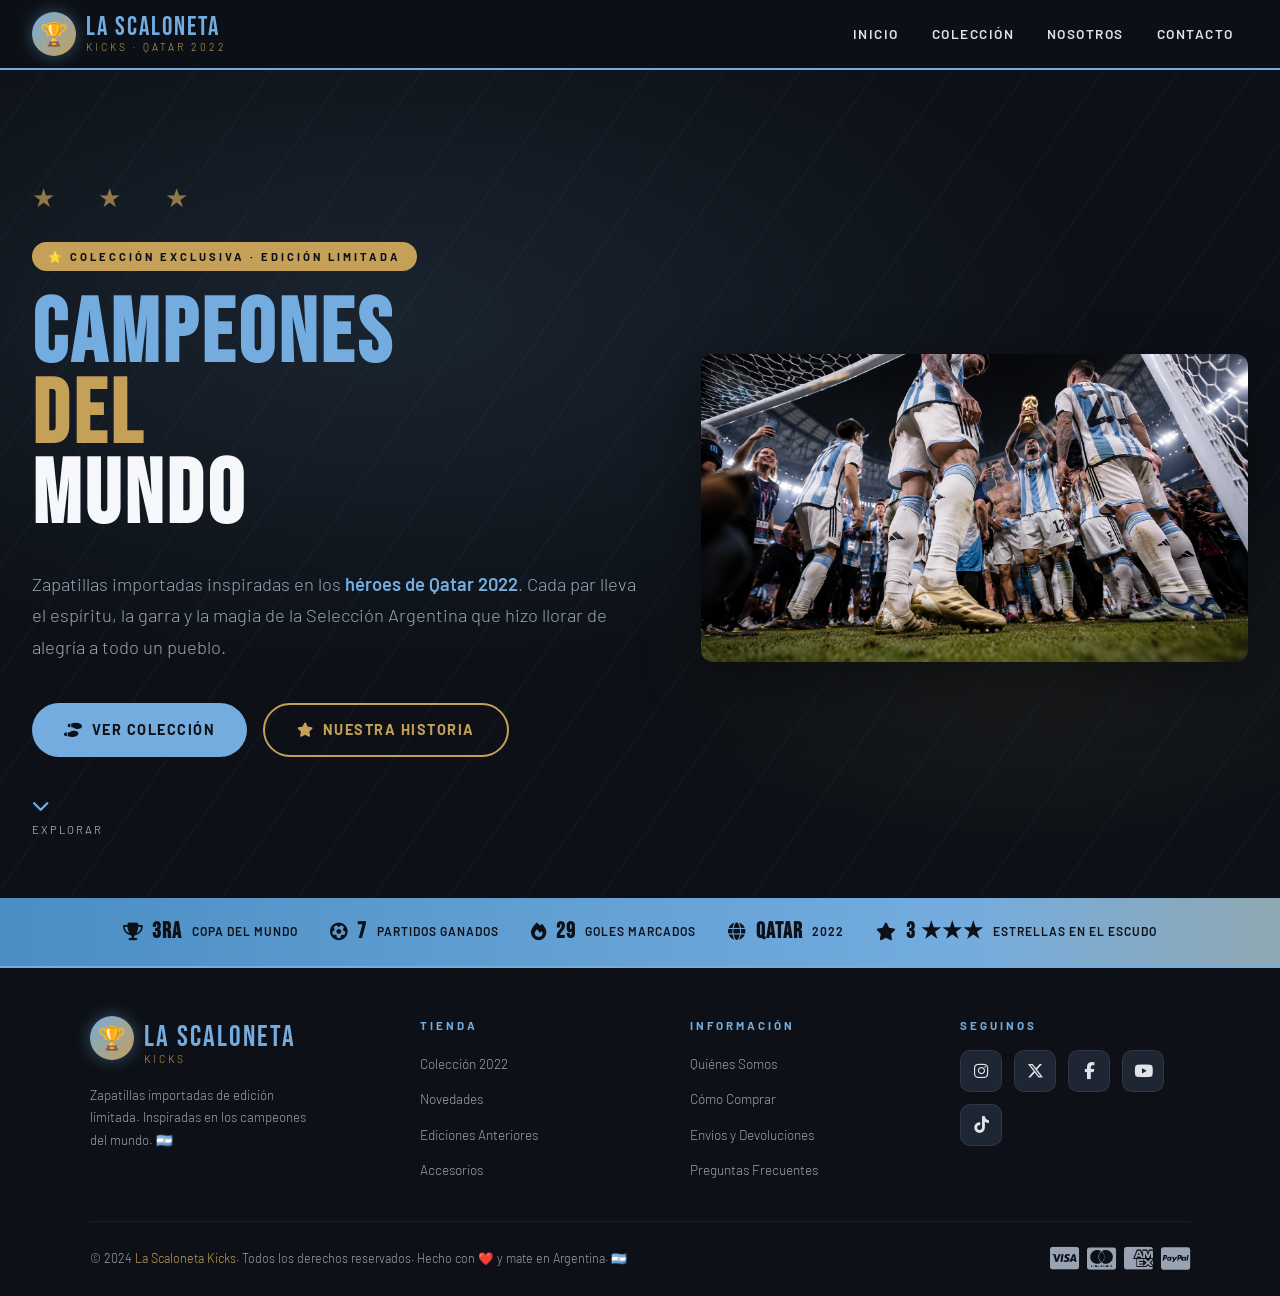
<file: pagina prueba/indexV3.html>
<!DOCTYPE html>
<html lang="es">
<head>
  <meta charset="UTF-8" />
  <meta name="viewport" content="width=device-width, initial-scale=1.0" />
  <meta name="theme-color" content="#74ACDF" />
  <meta name="description" content="Zapatillas importadas inspiradas en los campeones del mundo. Colección exclusiva Qatar 2022." />
  <title>La Scaloneta Kicks – Campeones 2022</title>
  <link rel="stylesheet" href="css/styles.css" />
  <link rel="stylesheet" href="https://cdnjs.cloudflare.com/ajax/libs/font-awesome/6.5.0/css/all.min.css" />
  <link href="https://fonts.googleapis.com/css2?family=Bebas+Neue&family=Barlow:ital,wght@0,300;0,400;0,600;0,700;1,400&display=swap" rel="stylesheet" />
</head>
<body>

<header>
  <a href="indexV3.html" class="logo">
    <div class="logo-icon">🏆</div>
    <div class="logo-text">
      <span>La Scaloneta</span>
      <span>Kicks · Qatar 2022</span>
    </div>
  </a>
  <nav id="desktop-nav">
    <a href="indexV3.html" class="active">Inicio</a>
    <a href="coleccion.html">Colección</a>
    <a href="nosotros.html">Nosotros</a>
    <a href="contacto.html">Contacto</a>
  </nav>
  <button class="hamburger" id="hamburger" aria-label="Abrir menú"><span></span><span></span><span></span></button>
  <nav class="mobile-menu" id="mobile-menu">
    <a href="indexV3.html">Inicio</a>
    <a href="coleccion.html">Colección</a>
    <a href="nosotros.html">Nosotros</a>
    <a href="contacto.html">Contacto</a>
  </nav>
</header>

<main>
  <!-- HERO -->
<section class="hero" id="inicio">
    <div class="hero-container">
      <div class="hero-content">
        <span class="hero-stars">★ ★ ★</span>
        <span class="hero-tag">⭐ Colección Exclusiva · Edición Limitada</span>
        <h1>
          <span class="line-celeste">Campeones</span>
          <span class="line-dorado">del</span>
          <span class="line-blanco">Mundo</span>
        </h1>
        <p class="hero-sub">
          Zapatillas importadas inspiradas en los <strong>héroes de Qatar 2022</strong>. Cada par lleva el espíritu, la garra y la magia de la Selección Argentina que hizo llorar de alegría a todo un pueblo.
        </p>
        <div class="hero-cta">
          <a href="coleccion.html" class="btn-primary"><i class="fa-solid fa-shoe-prints"></i> Ver colección</a>
          <a href="#nosotros" class="btn-outline"><i class="fa-solid fa-star"></i> Nuestra historia</a>
        </div>
        <div class="scroll-hint"><i class="fa-solid fa-chevron-down"></i> Explorar</div>
      </div>
      <div class="hero-image">
        <img src="img/9886d872-4f8e-4c9f-84b4-06a3b627396a.png" alt="Jugadores de Argentina celebrando el Mundial Qatar 2022 - Foco en zapatillas" />
      </div>
    </div>
  </section>

  <!-- BANDA STATS -->

  <!-- BANDA STATS -->
<div class="stats-band">
    <div class="stat-item"><i class="fa-solid fa-trophy"></i><strong>3ra</strong><span>Copa del Mundo</span></div>
    <div class="stat-item"><i class="fa-solid fa-futbol"></i><strong>7</strong><span>Partidos Ganados</span></div>
    <div class="stat-item"><i class="fa-solid fa-fire"></i><strong>29</strong><span>Goles Marcados</span></div>
    <div class="stat-item"><i class="fa-solid fa-globe"></i><strong>QATAR</strong><span>2022</span></div>
    <div class="stat-item"><i class="fa-solid fa-star"></i><strong>3 ★★★</strong><span>Estrellas en el Escudo</span></div>
  </div>

  <!-- NOSOTROS -->
</main>

<footer id="footer">
  <div class="footer-inner">
    <div class="footer-brand">
      <div class="logo"><div class="logo-icon">🏆</div><div class="logo-text"><span>La Scaloneta</span><span>Kicks</span></div></div>
      <p>Zapatillas importadas de edición limitada. Inspiradas en los campeones del mundo. 🇦🇷</p>
    </div>
    <div class="footer-col"><h4>Tienda</h4><ul><li><a href="coleccion.html">Colección 2022</a></li><li><a href="#">Novedades</a></li><li><a href="#">Ediciones Anteriores</a></li><li><a href="#">Accesorios</a></li></ul></div>
    <div class="footer-col"><h4>Información</h4><ul><li><a href="nosotros.html">Quiénes Somos</a></li><li><a href="#">Cómo Comprar</a></li><li><a href="#">Envíos y Devoluciones</a></li><li><a href="#">Preguntas Frecuentes</a></li></ul></div>
    <div class="footer-social"><h4>Seguinos</h4><div class="social-links"><a href="#" class="social-link instagram"><i class="fa-brands fa-instagram"></i></a><a href="#" class="social-link twitter"><i class="fa-brands fa-x-twitter"></i></a><a href="#" class="social-link facebook"><i class="fa-brands fa-facebook-f"></i></a><a href="#" class="social-link youtube"><i class="fa-brands fa-youtube"></i></a><a href="#" class="social-link tiktok"><i class="fa-brands fa-tiktok"></i></a></div></div>
  </div>
  <div class="footer-bottom"><p>&copy; 2024 <span>La Scaloneta Kicks</span>. Todos los derechos reservados. Hecho con ❤️ y mate en Argentina. 🇦🇷</p><div class="payment-icons"><i class="fa-brands fa-cc-visa"></i><i class="fa-brands fa-cc-mastercard"></i><i class="fa-brands fa-cc-amex"></i><i class="fa-brands fa-cc-paypal"></i></div></div>
</footer>

<script>
  // Menú hamburguesa
  const hamburger = document.getElementById('hamburger');
  const mobileMenu = document.getElementById('mobile-menu');
  function toggleMenu() { mobileMenu.classList.toggle('open'); hamburger.classList.toggle('open'); document.body.style.overflow = mobileMenu.classList.contains('open') ? 'hidden' : ''; }
  function closeMenu() { mobileMenu.classList.remove('open'); hamburger.classList.remove('open'); document.body.style.overflow = ''; }
  hamburger.addEventListener('click', toggleMenu);
  mobileMenu.querySelectorAll('a').forEach(link => link.addEventListener('click', closeMenu));
  document.addEventListener('click', (e) => { if (mobileMenu.classList.contains('open') && !mobileMenu.contains(e.target) && !hamburger.contains(e.target)) closeMenu(); });
  window.addEventListener('resize', () => { if (window.innerWidth >= 768) closeMenu(); });
</script>
</body>
</html>
</file>
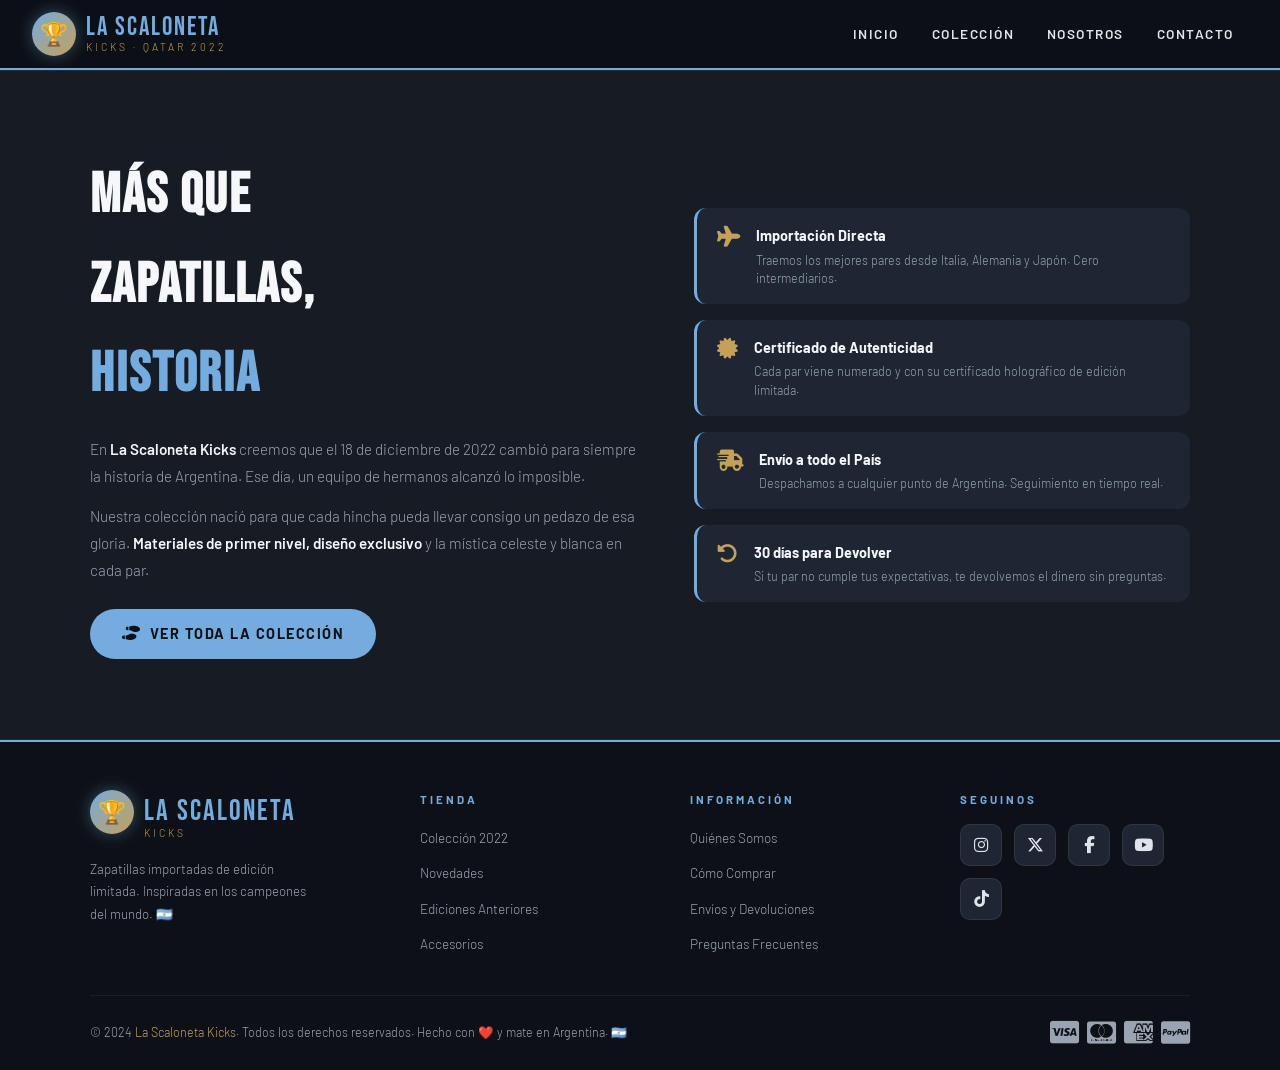
<file: pagina prueba/nosotros.html>
<!DOCTYPE html>
<html lang="es">
<head>
  <meta charset="UTF-8" />
  <meta name="viewport" content="width=device-width, initial-scale=1.0" />
  <meta name="theme-color" content="#74ACDF" />
  <meta name="description" content="Zapatillas importadas inspiradas en los campeones del mundo. Colección exclusiva Qatar 2022." />
  <title>La Scaloneta Kicks – Nosotros</title>
  <link rel="stylesheet" href="css/styles.css" />
  <link rel="stylesheet" href="https://cdnjs.cloudflare.com/ajax/libs/font-awesome/6.5.0/css/all.min.css" />
  <link href="https://fonts.googleapis.com/css2?family=Bebas+Neue&family=Barlow:ital,wght@0,300;0,400;0,600;0,700;1,400&display=swap" rel="stylesheet" />
</head>
<body>

<header>
  <a href="indexV3.html" class="logo">
    <div class="logo-icon">🏆</div>
    <div class="logo-text">
      <span>La Scaloneta</span>
      <span>Kicks · Qatar 2022</span>
    </div>
  </a>
  <nav id="desktop-nav">
    <a href="indexV3.html">Inicio</a>
    <a href="coleccion.html">Colección</a>
    <a href="nosotros.html" class="active">Nosotros</a>
    <a href="contacto.html">Contacto</a>
  </nav>
  <button class="hamburger" id="hamburger" aria-label="Abrir menú"><span></span><span></span><span></span></button>
  <nav class="mobile-menu" id="mobile-menu">
    <a href="indexV3.html#inicio">Inicio</a>
    <a href="coleccion.html">Colección</a>
    <a href="nosotros.html">Nosotros</a>
    <a href="contacto.html">Contacto</a>
  </nav>
</header>

<main>
<section class="nosotros" id="nosotros">
    <div class="nosotros-inner">
      <div class="nosotros-text">
        <h2>Más que<br>zapatillas,<br><em>historia</em></h2>
        <p>En <strong>La Scaloneta Kicks</strong> creemos que el 18 de diciembre de 2022 cambió para siempre la historia de Argentina. Ese día, un equipo de hermanos alcanzó lo imposible.</p>
        <p>Nuestra colección nació para que cada hincha pueda llevar consigo un pedazo de esa gloria. <strong>Materiales de primer nivel, diseño exclusivo</strong> y la mística celeste y blanca en cada par.</p>
        <a href="coleccion.html" class="btn-primary" style="margin-top:0.75rem; display:inline-flex;"><i class="fa-solid fa-shoe-prints"></i> Ver toda la colección</a>
      </div>
      <div class="nosotros-features">
        <div class="feature-item"><i class="fa-solid fa-plane"></i><div><h4>Importación Directa</h4><p>Traemos los mejores pares desde Italia, Alemania y Japón. Cero intermediarios.</p></div></div>
        <div class="feature-item"><i class="fa-solid fa-certificate"></i><div><h4>Certificado de Autenticidad</h4><p>Cada par viene numerado y con su certificado holográfico de edición limitada.</p></div></div>
        <div class="feature-item"><i class="fa-solid fa-truck-fast"></i><div><h4>Envío a todo el País</h4><p>Despachamos a cualquier punto de Argentina. Seguimiento en tiempo real.</p></div></div>
        <div class="feature-item"><i class="fa-solid fa-rotate-left"></i><div><h4>30 días para Devolver</h4><p>Si tu par no cumple tus expectativas, te devolvemos el dinero sin preguntas.</p></div></div>
      </div>
    </div>
  </section>

  <!-- NEWSLETTER -->
</main>

<footer id="footer">
  <div class="footer-inner">
    <div class="footer-brand">
      <div class="logo"><div class="logo-icon">🏆</div><div class="logo-text"><span>La Scaloneta</span><span>Kicks</span></div></div>
      <p>Zapatillas importadas de edición limitada. Inspiradas en los campeones del mundo. 🇦🇷</p>
    </div>
    <div class="footer-col"><h4>Tienda</h4><ul><li><a href="coleccion.html">Colección 2022</a></li><li><a href="#">Novedades</a></li><li><a href="#">Ediciones Anteriores</a></li><li><a href="#">Accesorios</a></li></ul></div>
    <div class="footer-col"><h4>Información</h4><ul><li><a href="nosotros.html">Quiénes Somos</a></li><li><a href="#">Cómo Comprar</a></li><li><a href="#">Envíos y Devoluciones</a></li><li><a href="#">Preguntas Frecuentes</a></li></ul></div>
    <div class="footer-social"><h4>Seguinos</h4><div class="social-links"><a href="#" class="social-link instagram"><i class="fa-brands fa-instagram"></i></a><a href="#" class="social-link twitter"><i class="fa-brands fa-x-twitter"></i></a><a href="#" class="social-link facebook"><i class="fa-brands fa-facebook-f"></i></a><a href="#" class="social-link youtube"><i class="fa-brands fa-youtube"></i></a><a href="#" class="social-link tiktok"><i class="fa-brands fa-tiktok"></i></a></div></div>
  </div>
  <div class="footer-bottom"><p>&copy; 2024 <span>La Scaloneta Kicks</span>. Todos los derechos reservados. Hecho con ❤️ y mate en Argentina. 🇦🇷</p><div class="payment-icons"><i class="fa-brands fa-cc-visa"></i><i class="fa-brands fa-cc-mastercard"></i><i class="fa-brands fa-cc-amex"></i><i class="fa-brands fa-cc-paypal"></i></div></div>
</footer>

<script>
  // Menú hamburguesa
  const hamburger = document.getElementById('hamburger');
  const mobileMenu = document.getElementById('mobile-menu');
  function toggleMenu() { mobileMenu.classList.toggle('open'); hamburger.classList.toggle('open'); document.body.style.overflow = mobileMenu.classList.contains('open') ? 'hidden' : ''; }
  function closeMenu() { mobileMenu.classList.remove('open'); hamburger.classList.remove('open'); document.body.style.overflow = ''; }
  hamburger.addEventListener('click', toggleMenu);
  mobileMenu.querySelectorAll('a').forEach(link => link.addEventListener('click', closeMenu));
  document.addEventListener('click', (e) => { if (mobileMenu.classList.contains('open') && !mobileMenu.contains(e.target) && !hamburger.contains(e.target)) closeMenu(); });
  window.addEventListener('resize', () => { if (window.innerWidth >= 768) closeMenu(); });
</script>
</body>
</html>
</file>
<file: css/styles.css>
/*============================================================
       CSS CUSTOM PROPERTIES / PALETA
    ============================================================ */
    :root {
      --celeste:    #74ACDF;
      --celeste-dk: #4a8ec4;
      --dorado:     #C5A059;
      --dorado-dk:  #a8854a;
      --blanco:     #F5F7FA;
      --gris-claro: #e0e4ea;
      --gris-medio: #9aa3b2;
      --oscuro:     #0d1117;
      --oscuro-2:   #161b24;
      --oscuro-3:   #1e2533;
      --sombra:     rgba(0, 0, 0, 0.45);
      --radius:     12px;
      --trans:      0.3s ease;
    }

    /* ============================================================
       RESET & BASE
    ============================================================ */
    *, *::before, *::after { box-sizing: border-box; margin: 0; padding: 0; }

    html { scroll-behavior: smooth; }

    body {
      font-family: 'Barlow', sans-serif;
      background-color: var(--oscuro);
      color: var(--blanco);
      line-height: 1.6;
      overflow-x: hidden;
    }

    a { text-decoration: none; color: inherit; }
    img { display: block; max-width: 100%; }

    /* ============================================================
       HEADER
    ============================================================ */
    header {
      position: sticky;
      top: 0;
      z-index: 100;
      background: rgba(13, 17, 23, 0.92);
      backdrop-filter: blur(12px);
      border-bottom: 2px solid var(--celeste);
      display: flex;
      align-items: center;
      justify-content: space-between;
      padding: 0.75rem 2rem;
      gap: 1rem;
    }

    /* Logo */
    .logo {
      display: flex;
      align-items: center;
      gap: 0.6rem;
      flex-shrink: 0;
    }
    .logo-icon {
      width: 44px;
      height: 44px;
      background: linear-gradient(135deg, var(--celeste), var(--dorado));
      border-radius: 50%;
      display: flex;
      align-items: center;
      justify-content: center;
      font-size: 1.4rem;
      box-shadow: 0 0 16px rgba(116,172,223,0.4);
    }
    .logo-text {
      display: flex;
      flex-direction: column;
      line-height: 1.1;
    }
    .logo-text span:first-child {
      font-family: 'Bebas Neue', sans-serif;
      font-size: 1.6rem;
      color: var(--celeste);
      letter-spacing: 2px;
    }
    .logo-text span:last-child {
      font-size: 0.65rem;
      font-weight: 300;
      color: var(--dorado);
      letter-spacing: 3px;
      text-transform: uppercase;
    }

    /* Nav desktop */
    nav {
      display: flex;
      align-items: center;
      gap: 0.25rem;
    }
    nav a {
      font-weight: 600;
      font-size: 0.85rem;
      letter-spacing: 1.5px;
      text-transform: uppercase;
      padding: 0.5rem 0.9rem;
      border-radius: 6px;
      color: var(--gris-claro);
      transition: background var(--trans), color var(--trans);
    }
    nav a:hover {
      background: var(--celeste);
      color: var(--oscuro);
    }

    /* Hamburguesa */
    .hamburger {
      display: none;
      flex-direction: column;
      justify-content: center;
      gap: 5px;
      cursor: pointer;
      width: 40px;
      height: 40px;
      padding: 4px;
      border-radius: 6px;
      transition: background var(--trans);
    }
    .hamburger:hover { background: var(--oscuro-3); }
    .hamburger span {
      display: block;
      height: 2px;
      background: var(--celeste);
      border-radius: 2px;
      transition: transform var(--trans), opacity var(--trans);
      transform-origin: center;
    }
    /* Estado abierto del hamburger */
    .hamburger.open span:nth-child(1) { transform: translateY(7px) rotate(45deg); }
    .hamburger.open span:nth-child(2) { opacity: 0; transform: scaleX(0); }
    .hamburger.open span:nth-child(3) { transform: translateY(-7px) rotate(-45deg); }

    /* Menú móvil desplegable */
    .mobile-menu {
      display: none;
      flex-direction: column;
      position: absolute;
      top: 100%;
      left: 0;
      right: 0;
      background: rgba(13, 17, 23, 0.98);
      border-bottom: 2px solid var(--celeste);
      padding: 1rem 2rem;
      gap: 0.25rem;
      animation: slideDown 0.25s ease;
    }
    .mobile-menu.open { display: flex; }
    .mobile-menu a {
      font-weight: 600;
      font-size: 1rem;
      letter-spacing: 1.5px;
      text-transform: uppercase;
      padding: 0.75rem 1rem;
      border-radius: 8px;
      color: var(--gris-claro);
      transition: background var(--trans), color var(--trans);
    }
    .mobile-menu a:hover {
      background: var(--celeste);
      color: var(--oscuro);
    }

    @keyframes slideDown {
      from { opacity: 0; transform: translateY(-10px); }
      to   { opacity: 1; transform: translateY(0); }
    }

    /* ============================================================
       HERO — LAYOUT DOS COLUMNAS (TEXTO IZQ / IMAGEN DER)
    ============================================================ */
    .hero {
      min-height: 92vh;
      display: flex;
      align-items: center;
      position: relative;
      overflow: hidden;
      background:
        radial-gradient(ellipse 80% 60% at 30% 30%, rgba(116,172,223,0.12) 0%, transparent 70%),
        radial-gradient(ellipse 50% 40% at 80% 70%, rgba(197,160,89,0.08) 0%, transparent 60%),
        var(--oscuro);
    }

    /* Estrellas decorativas — alineadas con el contenido de texto */
    .hero-content .hero-stars {
      display: block;
      font-size: 1.6rem;
      color: var(--dorado);
      letter-spacing: 1.2rem;
      opacity: 0.7;
      margin-bottom: 1.5rem;
      animation: pulseStars 3s ease-in-out infinite;
    }
    @keyframes pulseStars {
      0%, 100% { opacity: 0.7; }
      50%       { opacity: 1; }
    }

    /* Banda diagonal decorativa */
    .hero::after {
      content: '';
      position: absolute;
      inset: 0;
      background: repeating-linear-gradient(
        -55deg,
        transparent,
        transparent 60px,
        rgba(116,172,223,0.03) 60px,
        rgba(116,172,223,0.03) 62px
      );
      pointer-events: none;
    }

    /* Contenedor principal: dos columnas */
    .hero-container {
      display: flex;
      align-items: center;
      justify-content: space-between;
      width: 100%;
      max-width: 1400px;
      margin: 0 auto;
      padding: 5rem 2rem 2rem 2rem;
      gap: 3rem;
      position: relative;
      z-index: 1;
    }

    /* COLUMNA IZQUIERDA — Texto (todo alineado a la izquierda) */
    .hero-content {
      flex: 1;
      max-width: 55%;
      text-align: left;
      display: flex;
      flex-direction: column;
      align-items: flex-start;
    }

    .hero-tag {
      display: inline-block;
      background: var(--dorado);
      color: var(--oscuro);
      font-size: 0.7rem;
      font-weight: 700;
      letter-spacing: 3px;
      text-transform: uppercase;
      padding: 0.35rem 1rem;
      border-radius: 100px;
      margin-bottom: 1.5rem;
    }

    .hero-content h1 {
      font-family: 'Bebas Neue', sans-serif;
      font-size: clamp(3rem, 7vw, 6.5rem);
      line-height: 0.9;
      letter-spacing: 4px;
      margin-bottom: 0.5rem;
      text-align: left;
    }
    .hero-content h1 .line-celeste { color: var(--celeste); display: block; }
    .hero-content h1 .line-dorado  { color: var(--dorado);  display: block; }
    .hero-content h1 .line-blanco  { color: var(--blanco);  display: block; }

    .hero-sub {
      max-width: 100%;
      font-size: clamp(1rem, 2vw, 1.15rem);
      font-weight: 300;
      color: var(--gris-medio);
      margin: 1.5rem 0 2.5rem 0;
      line-height: 1.7;
      text-align: left;
    }
    .hero-sub strong { color: var(--celeste); font-weight: 600; }

    .hero-cta {
      display: flex;
      gap: 1rem;
      justify-content: flex-start;
      flex-wrap: wrap;
    }

    /* COLUMNA DERECHA — Imagen */
    .hero-image {
      flex: 1;
      max-width: 45%;
      display: flex;
      align-items: center;
      justify-content: center;
    }

    .hero-image img {
      width: 100%;
      height: auto;
      max-height: 75vh;
      object-fit: cover;
      border-radius: var(--radius);
      box-shadow: 0 20px 60px rgba(0,0,0,0.4);
      transition: transform var(--trans);
    }
    .hero-image img:hover {
      transform: scale(1.02);
    }
    .btn-primary {
      display: inline-flex;
      align-items: center;
      gap: 0.5rem;
      background: var(--celeste);
      color: var(--oscuro);
      font-weight: 700;
      font-size: 0.9rem;
      letter-spacing: 1.5px;
      text-transform: uppercase;
      padding: 0.85rem 2rem;
      border-radius: 100px;
      border: none;
      cursor: pointer;
      transition: background var(--trans), transform var(--trans), box-shadow var(--trans);
      box-shadow: 0 0 0 0 rgba(116,172,223,0.4);
    }
    .btn-primary:hover {
      background: var(--celeste-dk);
      transform: translateY(-3px);
      box-shadow: 0 8px 28px rgba(116,172,223,0.4);
    }
    .btn-outline {
      display: inline-flex;
      align-items: center;
      gap: 0.5rem;
      background: transparent;
      color: var(--dorado);
      font-weight: 700;
      font-size: 0.9rem;
      letter-spacing: 1.5px;
      text-transform: uppercase;
      padding: 0.85rem 2rem;
      border-radius: 100px;
      border: 2px solid var(--dorado);
      cursor: pointer;
      transition: background var(--trans), color var(--trans), transform var(--trans), box-shadow var(--trans);
    }
    .btn-outline:hover {
      background: var(--dorado);
      color: var(--oscuro);
      transform: translateY(-3px);
      box-shadow: 0 8px 24px rgba(197,160,89,0.35);
    }

    /* Scroll indicator — parte del flujo normal, no absolute */
    .scroll-hint {
      display: flex;
      flex-direction: column;
      align-items: flex-start;
      gap: 0.4rem;
      color: var(--gris-medio);
      font-size: 0.7rem;
      letter-spacing: 2px;
      text-transform: uppercase;
      margin-top: 2.5rem;
      animation: bounce 2s ease-in-out infinite;
    }
    @keyframes bounce {
      0%, 100% { transform: translateY(0); }
      50%       { transform: translateY(8px); }
    }
    .scroll-hint i { font-size: 1.1rem; color: var(--celeste); }

    /* ============================================================
       SECCIÓN: STATS / BANDA
    ============================================================ */
    .stats-band {
      background: linear-gradient(90deg, var(--celeste-dk), var(--celeste), var(--dorado), var(--celeste), var(--celeste-dk));
      background-size: 300% 100%;
      animation: gradientShift 8s ease infinite;
      padding: 1rem 2rem;
      display: flex;
      align-items: center;
      justify-content: center;
      gap: 2rem;
      flex-wrap: wrap;
    }
    @keyframes gradientShift {
      0%   { background-position: 0% 50%; }
      50%  { background-position: 100% 50%; }
      100% { background-position: 0% 50%; }
    }
    .stat-item {
      display: flex;
      align-items: center;
      gap: 0.6rem;
      color: var(--oscuro);
    }
    .stat-item i { font-size: 1.1rem; }
    .stat-item strong {
      font-family: 'Bebas Neue', sans-serif;
      font-size: 1.4rem;
      letter-spacing: 1px;
    }
    .stat-item span {
      font-size: 0.75rem;
      font-weight: 600;
      text-transform: uppercase;
      letter-spacing: 1px;
    }

    /* ============================================================
       SECCIÓN: COLECCIÓN / PRODUCTOS
    ============================================================ */
    .productos {
      padding: 5rem 2rem;
      max-width: 1200px;
      margin: 0 auto;
    }

    .section-header {
      text-align: center;
      margin-bottom: 3.5rem;
    }
    .section-tag {
      display: inline-block;
      border: 1px solid var(--celeste);
      color: var(--celeste);
      font-size: 0.7rem;
      font-weight: 700;
      letter-spacing: 3px;
      text-transform: uppercase;
      padding: 0.3rem 1rem;
      border-radius: 100px;
      margin-bottom: 1rem;
    }
    .section-header h2 {
      font-family: 'Bebas Neue', sans-serif;
      font-size: clamp(2.5rem, 6vw, 4.5rem);
      letter-spacing: 3px;
      line-height: 1;
      color: var(--blanco);
    }
    .section-header h2 em {
      font-style: normal;
      color: var(--dorado);
    }
    .section-header p {
      color: var(--gris-medio);
      font-size: 1rem;
      margin-top: 0.75rem;
      font-weight: 300;
    }

    /* Grilla de productos */
    .productos-grid {
      display: flex;
      flex-wrap: wrap;
      gap: 1.75rem;
      justify-content: center;
    }

    /* ---- Tarjeta de producto ---- */
    .card {
      background: var(--oscuro-2);
      border: 1px solid rgba(116,172,223,0.15);
      border-radius: var(--radius);
      overflow: hidden;
      display: flex;
      flex-direction: column;
      width: 100%;
      max-width: 280px;
      flex: 1 1 240px;
      transition: transform var(--trans), box-shadow var(--trans), border-color var(--trans);
      position: relative;
    }
    .card:hover {
      transform: translateY(-10px);
      box-shadow: 0 20px 50px rgba(0,0,0,0.5), 0 0 0 1px var(--celeste);
      border-color: var(--celeste);
    }

    /* Badge del jugador */
    .card-badge {
      position: absolute;
      top: 0.85rem;
      left: 0.85rem;
      background: var(--dorado);
      color: var(--oscuro);
      font-size: 0.62rem;
      font-weight: 700;
      letter-spacing: 2px;
      text-transform: uppercase;
      padding: 0.25rem 0.65rem;
      border-radius: 100px;
      z-index: 2;
    }

    /* Imagen */
    .card-img {
      position: relative;
      overflow: hidden;
      height: 200px;
      background: var(--oscuro-3);
    }
    .card-img img {
      width: 100%;
      height: 100%;
      object-fit: cover;
      transition: transform 0.5s ease;
    }
    .card:hover .card-img img { transform: scale(1.08); }

    /* Overlay de número de camiseta */
    .card-number {
      position: absolute;
      bottom: -0.5rem;
      right: 0.75rem;
      font-family: 'Bebas Neue', sans-serif;
      font-size: 5rem;
      color: rgba(116,172,223,0.12);
      line-height: 1;
      user-select: none;
    }

    /* Contenido */
    .card-body {
      padding: 1.25rem;
      display: flex;
      flex-direction: column;
      gap: 0.5rem;
      flex: 1;
    }
    .card-jugador {
      font-size: 0.65rem;
      font-weight: 700;
      letter-spacing: 3px;
      text-transform: uppercase;
      color: var(--celeste);
    }
    .card-modelo {
      font-family: 'Bebas Neue', sans-serif;
      font-size: 1.55rem;
      letter-spacing: 2px;
      color: var(--blanco);
      line-height: 1.1;
    }
    .card-desc {
      font-size: 0.82rem;
      color: var(--gris-medio);
      font-weight: 300;
      line-height: 1.55;
    }
    .card-footer {
      padding: 1rem 1.25rem;
      border-top: 1px solid rgba(255,255,255,0.06);
      display: flex;
      align-items: center;
      justify-content: space-between;
      gap: 0.5rem;
    }
    .card-precio {
      display: flex;
      flex-direction: column;
      line-height: 1.1;
    }
    .card-precio .usd {
      font-family: 'Bebas Neue', sans-serif;
      font-size: 1.5rem;
      color: var(--dorado);
      letter-spacing: 1px;
    }
    .card-precio .ars {
      font-size: 0.72rem;
      color: var(--gris-medio);
      font-weight: 300;
    }
    .btn-card {
      display: inline-flex;
      align-items: center;
      gap: 0.4rem;
      background: transparent;
      border: 1.5px solid var(--celeste);
      color: var(--celeste);
      font-size: 0.75rem;
      font-weight: 700;
      letter-spacing: 1.5px;
      text-transform: uppercase;
      padding: 0.55rem 1rem;
      border-radius: 100px;
      cursor: pointer;
      transition: background var(--trans), color var(--trans), transform var(--trans), box-shadow var(--trans);
      white-space: nowrap;
    }
    .btn-card:hover {
      background: var(--celeste);
      color: var(--oscuro);
      transform: scale(1.05);
      box-shadow: 0 4px 16px rgba(116,172,223,0.35);
    }

    /* ============================================================
       SECCIÓN: QUIÉNES SOMOS (faja)
    ============================================================ */
    .nosotros {
      padding: 5rem 2rem;
      background: var(--oscuro-2);
      border-top: 1px solid rgba(116,172,223,0.1);
      border-bottom: 1px solid rgba(116,172,223,0.1);
    }
    .nosotros-inner {
      max-width: 1100px;
      margin: 0 auto;
      display: flex;
      align-items: center;
      gap: 3rem;
      flex-wrap: wrap;
    }
    .nosotros-text { flex: 1 1 340px; }
    .nosotros-text h2 {
      font-family: 'Bebas Neue', sans-serif;
      font-size: clamp(2rem, 5vw, 3.5rem);
      letter-spacing: 2px;
      color: var(--blanco);
      margin-bottom: 1rem;
    }
    .nosotros-text h2 em { font-style: normal; color: var(--celeste); }
    .nosotros-text p {
      color: var(--gris-medio);
      font-weight: 300;
      line-height: 1.8;
      margin-bottom: 0.75rem;
      font-size: 0.95rem;
    }
    .nosotros-text p strong { color: var(--blanco); font-weight: 600; }

    .nosotros-features {
      flex: 1 1 280px;
      display: flex;
      flex-direction: column;
      gap: 1rem;
    }
    .feature-item {
      display: flex;
      align-items: flex-start;
      gap: 1rem;
      background: var(--oscuro-3);
      padding: 1rem 1.25rem;
      border-radius: var(--radius);
      border-left: 3px solid var(--celeste);
      transition: transform var(--trans), box-shadow var(--trans);
    }
    .feature-item:hover {
      transform: translateX(6px);
      box-shadow: 0 4px 16px rgba(0,0,0,0.3);
    }
    .feature-item i {
      font-size: 1.3rem;
      color: var(--dorado);
      margin-top: 2px;
      flex-shrink: 0;
    }
    .feature-item h4 {
      font-size: 0.9rem;
      font-weight: 700;
      color: var(--blanco);
      margin-bottom: 0.2rem;
    }
    .feature-item p {
      font-size: 0.78rem;
      color: var(--gris-medio);
      font-weight: 300;
      line-height: 1.5;
    }

    /* ============================================================
       FOOTER
    ============================================================ */
    footer {
      background: var(--oscuro);
      border-top: 2px solid var(--celeste);
      padding: 3rem 2rem 1.5rem;
    }

    .footer-inner {
      max-width: 1100px;
      margin: 0 auto;
      display: flex;
      flex-wrap: wrap;
      gap: 2.5rem;
      justify-content: space-between;
      margin-bottom: 2.5rem;
    }

    .footer-brand { flex: 1 1 200px; }
    .footer-brand .logo-icon { margin-bottom: 0.75rem; }
    .footer-brand .logo-text span:first-child { font-size: 1.8rem; }
    .footer-brand p {
      color: var(--gris-medio);
      font-size: 0.83rem;
      font-weight: 300;
      line-height: 1.7;
      margin-top: 0.75rem;
      max-width: 220px;
    }

    .footer-col { flex: 1 1 140px; }
    .footer-col h4 {
      font-size: 0.72rem;
      font-weight: 700;
      letter-spacing: 3px;
      text-transform: uppercase;
      color: var(--celeste);
      margin-bottom: 1rem;
    }
    .footer-col ul {
      list-style: none;
      display: flex;
      flex-direction: column;
      gap: 0.6rem;
    }
    .footer-col ul li a {
      font-size: 0.85rem;
      color: var(--gris-medio);
      font-weight: 300;
      transition: color var(--trans), padding-left var(--trans);
    }
    .footer-col ul li a:hover {
      color: var(--blanco);
      padding-left: 4px;
    }

    /* Redes sociales */
    .footer-social { flex: 1 1 140px; }
    .footer-social h4 {
      font-size: 0.72rem;
      font-weight: 700;
      letter-spacing: 3px;
      text-transform: uppercase;
      color: var(--celeste);
      margin-bottom: 1rem;
    }
    .social-links {
      display: flex;
      gap: 0.75rem;
      flex-wrap: wrap;
    }
    .social-link {
      display: flex;
      align-items: center;
      justify-content: center;
      width: 42px;
      height: 42px;
      border-radius: 10px;
      background: var(--oscuro-3);
      color: var(--gris-claro);
      font-size: 1.05rem;
      border: 1px solid rgba(255,255,255,0.08);
      transition: background var(--trans), color var(--trans), transform var(--trans), box-shadow var(--trans), border-color var(--trans);
    }
    .social-link:hover {
      transform: translateY(-4px);
      box-shadow: 0 8px 20px rgba(0,0,0,0.4);
    }
    .social-link.instagram:hover { background: linear-gradient(135deg,#f09433,#e6683c,#dc2743,#cc2366,#bc1888); color: #fff; border-color: transparent; }
    .social-link.twitter:hover   { background: #000; color: #fff; border-color: #fff; }
    .social-link.facebook:hover  { background: #1877F2; color: #fff; border-color: transparent; }
    .social-link.youtube:hover   { background: #FF0000; color: #fff; border-color: transparent; }
    .social-link.tiktok:hover    { background: #010101; color: #69C9D0; border-color: #69C9D0; }

    /* Línea inferior del footer */
    .footer-bottom {
      max-width: 1100px;
      margin: 0 auto;
      padding-top: 1.5rem;
      border-top: 1px solid rgba(255,255,255,0.06);
      display: flex;
      flex-wrap: wrap;
      align-items: center;
      justify-content: space-between;
      gap: 0.75rem;
    }
    .footer-bottom p {
      font-size: 0.78rem;
      color: var(--gris-medio);
      font-weight: 300;
    }
    .footer-bottom p span { color: var(--dorado); }
    .footer-bottom .payment-icons {
      display: flex;
      gap: 0.5rem;
      align-items: center;
    }
    .payment-icons i {
      font-size: 1.6rem;
      color: var(--gris-medio);
      transition: color var(--trans);
    }
    .payment-icons i:hover { color: var(--blanco); }

    /* ============================================================
       RESPONSIVE — MOBILE
    ============================================================ */
    @media (max-width: 767px) {
      header { padding: 0.75rem 1.25rem; }

      nav { display: none; }

      .hamburger { display: flex; }

      .hero { min-height: auto; padding: 5rem 1.25rem 4rem; }
      .hero-container {
        flex-direction: column;
        padding-top: 4rem;
        gap: 2rem;
      }
      .hero-content {
        max-width: 100%;
        order: 2;
        align-items: center;
        text-align: center;
      }
      .hero-content h1 {
        text-align: center;
        font-size: clamp(2.5rem, 10vw, 4rem);
      }
      .hero-sub {
        text-align: center;
      }
      .hero-cta {
        justify-content: center;
      }
      .hero-image {
        max-width: 100%;
        order: 1;
      }
      .hero-image img {
        max-height: 45vh;
      }
      .hero::before {
        left: 50%;
        transform: translateX(-50%);
      }
      .scroll-hint {
        align-items: center;
        margin-top: 2rem;
      }

      .stats-band { gap: 1rem; padding: 0.85rem 1rem; }
      .stat-item span { display: none; }

      .productos { padding: 3.5rem 1.25rem; }
      .productos-grid { gap: 1.25rem; }
      .card { max-width: 100%; }

      .nosotros { padding: 3.5rem 1.25rem; }
      .nosotros-inner { gap: 2rem; }

      footer { padding: 2.5rem 1.25rem 1.25rem; }
      .footer-inner { gap: 1.75rem; }
      .footer-bottom { flex-direction: column; align-items: flex-start; }
    }

    @media (min-width: 768px) and (max-width: 1023px) {
      .card { max-width: 300px; }
    }
/* ============================================================
   NEWSLETTER / FORMULARIO DE SUSCRIPCIÓN
   ============================================================ */

.newsletter {
  padding: 4rem 2rem;
  background: linear-gradient(135deg, var(--oscuro-2) 0%, var(--oscuro-3) 100%);
  border-top: 1px solid rgba(116,172,223,0.2);
  border-bottom: 1px solid rgba(116,172,223,0.2);
}

.newsletter-container {
  max-width: 700px;
  margin: 0 auto;
  text-align: center;
}

.newsletter-icon {
  font-size: 2.5rem;
  color: var(--dorado);
  margin-bottom: 1rem;
}

.newsletter-content h3 {
  font-family: 'Bebas Neue', sans-serif;
  font-size: 1.8rem;
  letter-spacing: 2px;
  color: var(--blanco);
  margin-bottom: 0.5rem;
}

.newsletter-content p {
  color: var(--gris-medio);
  font-weight: 300;
  margin-bottom: 1.5rem;
  font-size: 0.95rem;
}

.newsletter-form {
  display: flex;
  flex-wrap: wrap;
  gap: 0.75rem;
  justify-content: center;
  margin-bottom: 1rem;
}

.form-group {
  flex: 1 1 200px;
}

.form-group input {
  width: 100%;
  padding: 0.85rem 1rem;
  background: var(--oscuro);
  border: 1px solid rgba(116,172,223,0.3);
  border-radius: 100px;
  font-family: 'Barlow', sans-serif;
  font-size: 0.9rem;
  color: var(--blanco);
  transition: border-color var(--trans), box-shadow var(--trans);
}

.form-group input:focus {
  outline: none;
  border-color: var(--celeste);
  box-shadow: 0 0 0 2px rgba(116,172,223,0.2);
}

.form-group input::placeholder {
  color: var(--gris-medio);
  font-weight: 300;
}

.btn-newsletter {
  background: var(--dorado);
  color: var(--oscuro);
  padding: 0.85rem 1.8rem;
  white-space: nowrap;
}

.btn-newsletter:hover {
  background: var(--dorado-dk);
  box-shadow: 0 8px 24px rgba(197,160,89,0.3);
}

.newsletter-nota {
  font-size: 0.7rem;
  color: var(--gris-medio);
  margin-top: 1rem;
  opacity: 0.7;
}

@media (max-width: 640px) {
  .newsletter-form {
    flex-direction: column;
    align-items: stretch;
  }
  .btn-newsletter {
    justify-content: center;
  }
}
</file>
<file: pagina prueba/css/styles.css>
/*============================================================
       CSS CUSTOM PROPERTIES / PALETA
    ============================================================ */
    :root {
      --celeste:    #74ACDF;
      --celeste-dk: #4a8ec4;
      --dorado:     #C5A059;
      --dorado-dk:  #a8854a;
      --blanco:     #F5F7FA;
      --gris-claro: #e0e4ea;
      --gris-medio: #9aa3b2;
      --oscuro:     #0d1117;
      --oscuro-2:   #161b24;
      --oscuro-3:   #1e2533;
      --sombra:     rgba(0, 0, 0, 0.45);
      --radius:     12px;
      --trans:      0.3s ease;
    }

    /* ============================================================
       RESET & BASE
    ============================================================ */
    *, *::before, *::after { box-sizing: border-box; margin: 0; padding: 0; }

    html { scroll-behavior: smooth; }

    body {
      font-family: 'Barlow', sans-serif;
      background-color: var(--oscuro);
      color: var(--blanco);
      line-height: 1.6;
      overflow-x: hidden;
    }

    a { text-decoration: none; color: inherit; }
    img { display: block; max-width: 100%; }

    /* ============================================================
       HEADER
    ============================================================ */
    header {
      position: sticky;
      top: 0;
      z-index: 100;
      background: rgba(13, 17, 23, 0.92);
      backdrop-filter: blur(12px);
      border-bottom: 2px solid var(--celeste);
      display: flex;
      align-items: center;
      justify-content: space-between;
      padding: 0.75rem 2rem;
      gap: 1rem;
    }

    /* Logo */
    .logo {
      display: flex;
      align-items: center;
      gap: 0.6rem;
      flex-shrink: 0;
    }
    .logo-icon {
      width: 44px;
      height: 44px;
      background: linear-gradient(135deg, var(--celeste), var(--dorado));
      border-radius: 50%;
      display: flex;
      align-items: center;
      justify-content: center;
      font-size: 1.4rem;
      box-shadow: 0 0 16px rgba(116,172,223,0.4);
    }
    .logo-text {
      display: flex;
      flex-direction: column;
      line-height: 1.1;
    }
    .logo-text span:first-child {
      font-family: 'Bebas Neue', sans-serif;
      font-size: 1.6rem;
      color: var(--celeste);
      letter-spacing: 2px;
    }
    .logo-text span:last-child {
      font-size: 0.65rem;
      font-weight: 300;
      color: var(--dorado);
      letter-spacing: 3px;
      text-transform: uppercase;
    }

    /* Nav desktop */
    nav {
      display: flex;
      align-items: center;
      gap: 0.25rem;
    }
    nav a {
      font-weight: 600;
      font-size: 0.85rem;
      letter-spacing: 1.5px;
      text-transform: uppercase;
      padding: 0.5rem 0.9rem;
      border-radius: 6px;
      color: var(--gris-claro);
      transition: background var(--trans), color var(--trans);
    }
    nav a:hover {
      background: var(--celeste);
      color: var(--oscuro);
    }

    /* Hamburguesa */
    .hamburger {
      display: none;
      flex-direction: column;
      justify-content: center;
      gap: 5px;
      cursor: pointer;
      width: 40px;
      height: 40px;
      padding: 4px;
      border-radius: 6px;
      transition: background var(--trans);
    }
    .hamburger:hover { background: var(--oscuro-3); }
    .hamburger span {
      display: block;
      height: 2px;
      background: var(--celeste);
      border-radius: 2px;
      transition: transform var(--trans), opacity var(--trans);
      transform-origin: center;
    }
    /* Estado abierto del hamburger */
    .hamburger.open span:nth-child(1) { transform: translateY(7px) rotate(45deg); }
    .hamburger.open span:nth-child(2) { opacity: 0; transform: scaleX(0); }
    .hamburger.open span:nth-child(3) { transform: translateY(-7px) rotate(-45deg); }

    /* Menú móvil desplegable */
    .mobile-menu {
      display: none;
      flex-direction: column;
      position: absolute;
      top: 100%;
      left: 0;
      right: 0;
      background: rgba(13, 17, 23, 0.98);
      border-bottom: 2px solid var(--celeste);
      padding: 1rem 2rem;
      gap: 0.25rem;
      animation: slideDown 0.25s ease;
    }
    .mobile-menu.open { display: flex; }
    .mobile-menu a {
      font-weight: 600;
      font-size: 1rem;
      letter-spacing: 1.5px;
      text-transform: uppercase;
      padding: 0.75rem 1rem;
      border-radius: 8px;
      color: var(--gris-claro);
      transition: background var(--trans), color var(--trans);
    }
    .mobile-menu a:hover {
      background: var(--celeste);
      color: var(--oscuro);
    }

    @keyframes slideDown {
      from { opacity: 0; transform: translateY(-10px); }
      to   { opacity: 1; transform: translateY(0); }
    }

    /* ============================================================
       HERO — LAYOUT DOS COLUMNAS (TEXTO IZQ / IMAGEN DER)
    ============================================================ */
    .hero {
      min-height: 92vh;
      display: flex;
      align-items: center;
      position: relative;
      overflow: hidden;
      background:
        radial-gradient(ellipse 80% 60% at 30% 30%, rgba(116,172,223,0.12) 0%, transparent 70%),
        radial-gradient(ellipse 50% 40% at 80% 70%, rgba(197,160,89,0.08) 0%, transparent 60%),
        var(--oscuro);
    }

    /* Estrellas decorativas — alineadas con el contenido de texto */
    .hero-content .hero-stars {
      display: block;
      font-size: 1.6rem;
      color: var(--dorado);
      letter-spacing: 1.2rem;
      opacity: 0.7;
      margin-bottom: 1.5rem;
      animation: pulseStars 3s ease-in-out infinite;
    }
    @keyframes pulseStars {
      0%, 100% { opacity: 0.7; }
      50%       { opacity: 1; }
    }

    /* Banda diagonal decorativa */
    .hero::after {
      content: '';
      position: absolute;
      inset: 0;
      background: repeating-linear-gradient(
        -55deg,
        transparent,
        transparent 60px,
        rgba(116,172,223,0.03) 60px,
        rgba(116,172,223,0.03) 62px
      );
      pointer-events: none;
    }

    /* Contenedor principal: dos columnas */
    .hero-container {
      display: flex;
      align-items: center;
      justify-content: space-between;
      width: 100%;
      max-width: 1400px;
      margin: 0 auto;
      padding: 5rem 2rem 2rem 2rem;
      gap: 3rem;
      position: relative;
      z-index: 1;
    }

    /* COLUMNA IZQUIERDA — Texto (todo alineado a la izquierda) */
    .hero-content {
      flex: 1;
      max-width: 55%;
      text-align: left;
      display: flex;
      flex-direction: column;
      align-items: flex-start;
    }

    .hero-tag {
      display: inline-block;
      background: var(--dorado);
      color: var(--oscuro);
      font-size: 0.7rem;
      font-weight: 700;
      letter-spacing: 3px;
      text-transform: uppercase;
      padding: 0.35rem 1rem;
      border-radius: 100px;
      margin-bottom: 1.5rem;
    }

    .hero-content h1 {
      font-family: 'Bebas Neue', sans-serif;
      font-size: clamp(3rem, 7vw, 6.5rem);
      line-height: 0.9;
      letter-spacing: 4px;
      margin-bottom: 0.5rem;
      text-align: left;
    }
    .hero-content h1 .line-celeste { color: var(--celeste); display: block; }
    .hero-content h1 .line-dorado  { color: var(--dorado);  display: block; }
    .hero-content h1 .line-blanco  { color: var(--blanco);  display: block; }

    .hero-sub {
      max-width: 100%;
      font-size: clamp(1rem, 2vw, 1.15rem);
      font-weight: 300;
      color: var(--gris-medio);
      margin: 1.5rem 0 2.5rem 0;
      line-height: 1.7;
      text-align: left;
    }
    .hero-sub strong { color: var(--celeste); font-weight: 600; }

    .hero-cta {
      display: flex;
      gap: 1rem;
      justify-content: flex-start;
      flex-wrap: wrap;
    }

    /* COLUMNA DERECHA — Imagen */
    .hero-image {
      flex: 1;
      max-width: 45%;
      display: flex;
      align-items: center;
      justify-content: center;
    }

    .hero-image img {
      width: 100%;
      height: auto;
      max-height: 75vh;
      object-fit: cover;
      border-radius: var(--radius);
      box-shadow: 0 20px 60px rgba(0,0,0,0.4);
      transition: transform var(--trans);
    }
    .hero-image img:hover {
      transform: scale(1.02);
    }
    .btn-primary {
      display: inline-flex;
      align-items: center;
      gap: 0.5rem;
      background: var(--celeste);
      color: var(--oscuro);
      font-weight: 700;
      font-size: 0.9rem;
      letter-spacing: 1.5px;
      text-transform: uppercase;
      padding: 0.85rem 2rem;
      border-radius: 100px;
      border: none;
      cursor: pointer;
      transition: background var(--trans), transform var(--trans), box-shadow var(--trans);
      box-shadow: 0 0 0 0 rgba(116,172,223,0.4);
    }
    .btn-primary:hover {
      background: var(--celeste-dk);
      transform: translateY(-3px);
      box-shadow: 0 8px 28px rgba(116,172,223,0.4);
    }
    .btn-outline {
      display: inline-flex;
      align-items: center;
      gap: 0.5rem;
      background: transparent;
      color: var(--dorado);
      font-weight: 700;
      font-size: 0.9rem;
      letter-spacing: 1.5px;
      text-transform: uppercase;
      padding: 0.85rem 2rem;
      border-radius: 100px;
      border: 2px solid var(--dorado);
      cursor: pointer;
      transition: background var(--trans), color var(--trans), transform var(--trans), box-shadow var(--trans);
    }
    .btn-outline:hover {
      background: var(--dorado);
      color: var(--oscuro);
      transform: translateY(-3px);
      box-shadow: 0 8px 24px rgba(197,160,89,0.35);
    }

    /* Scroll indicator — parte del flujo normal, no absolute */
    .scroll-hint {
      display: flex;
      flex-direction: column;
      align-items: flex-start;
      gap: 0.4rem;
      color: var(--gris-medio);
      font-size: 0.7rem;
      letter-spacing: 2px;
      text-transform: uppercase;
      margin-top: 2.5rem;
      animation: bounce 2s ease-in-out infinite;
    }
    @keyframes bounce {
      0%, 100% { transform: translateY(0); }
      50%       { transform: translateY(8px); }
    }
    .scroll-hint i { font-size: 1.1rem; color: var(--celeste); }

    /* ============================================================
       SECCIÓN: STATS / BANDA
    ============================================================ */
    .stats-band {
      background: linear-gradient(90deg, var(--celeste-dk), var(--celeste), var(--dorado), var(--celeste), var(--celeste-dk));
      background-size: 300% 100%;
      animation: gradientShift 8s ease infinite;
      padding: 1rem 2rem;
      display: flex;
      align-items: center;
      justify-content: center;
      gap: 2rem;
      flex-wrap: wrap;
    }
    @keyframes gradientShift {
      0%   { background-position: 0% 50%; }
      50%  { background-position: 100% 50%; }
      100% { background-position: 0% 50%; }
    }
    .stat-item {
      display: flex;
      align-items: center;
      gap: 0.6rem;
      color: var(--oscuro);
    }
    .stat-item i { font-size: 1.1rem; }
    .stat-item strong {
      font-family: 'Bebas Neue', sans-serif;
      font-size: 1.4rem;
      letter-spacing: 1px;
    }
    .stat-item span {
      font-size: 0.75rem;
      font-weight: 600;
      text-transform: uppercase;
      letter-spacing: 1px;
    }

    /* ============================================================
       SECCIÓN: COLECCIÓN / PRODUCTOS
    ============================================================ */
    .productos {
      padding: 5rem 2rem;
      max-width: 1200px;
      margin: 0 auto;
    }

    .section-header {
      text-align: center;
      margin-bottom: 3.5rem;
    }
    .section-tag {
      display: inline-block;
      border: 1px solid var(--celeste);
      color: var(--celeste);
      font-size: 0.7rem;
      font-weight: 700;
      letter-spacing: 3px;
      text-transform: uppercase;
      padding: 0.3rem 1rem;
      border-radius: 100px;
      margin-bottom: 1rem;
    }
    .section-header h2 {
      font-family: 'Bebas Neue', sans-serif;
      font-size: clamp(2.5rem, 6vw, 4.5rem);
      letter-spacing: 3px;
      line-height: 1;
      color: var(--blanco);
    }
    .section-header h2 em {
      font-style: normal;
      color: var(--dorado);
    }
    .section-header p {
      color: var(--gris-medio);
      font-size: 1rem;
      margin-top: 0.75rem;
      font-weight: 300;
    }

    /* Grilla de productos */
    .productos-grid {
      display: flex;
      flex-wrap: wrap;
      gap: 1.75rem;
      justify-content: center;
    }

    /* ---- Tarjeta de producto ---- */
    .card {
      background: var(--oscuro-2);
      border: 1px solid rgba(116,172,223,0.15);
      border-radius: var(--radius);
      overflow: hidden;
      display: flex;
      flex-direction: column;
      width: 100%;
      max-width: 280px;
      flex: 1 1 240px;
      transition: transform var(--trans), box-shadow var(--trans), border-color var(--trans);
      position: relative;
    }
    .card:hover {
      transform: translateY(-10px);
      box-shadow: 0 20px 50px rgba(0,0,0,0.5), 0 0 0 1px var(--celeste);
      border-color: var(--celeste);
    }

    /* Badge del jugador */
    .card-badge {
      position: absolute;
      top: 0.85rem;
      left: 0.85rem;
      background: var(--dorado);
      color: var(--oscuro);
      font-size: 0.62rem;
      font-weight: 700;
      letter-spacing: 2px;
      text-transform: uppercase;
      padding: 0.25rem 0.65rem;
      border-radius: 100px;
      z-index: 2;
    }

    /* Imagen */
    .card-img {
      position: relative;
      overflow: hidden;
      height: 200px;
      background: var(--oscuro-3);
    }
    .card-img img {
      width: 100%;
      height: 100%;
      object-fit: cover;
      transition: transform 0.5s ease;
    }
    .card:hover .card-img img { transform: scale(1.08); }

    /* Overlay de número de camiseta */
    .card-number {
      position: absolute;
      bottom: -0.5rem;
      right: 0.75rem;
      font-family: 'Bebas Neue', sans-serif;
      font-size: 5rem;
      color: rgba(116,172,223,0.12);
      line-height: 1;
      user-select: none;
    }

    /* Contenido */
    .card-body {
      padding: 1.25rem;
      display: flex;
      flex-direction: column;
      gap: 0.5rem;
      flex: 1;
    }
    .card-jugador {
      font-size: 0.65rem;
      font-weight: 700;
      letter-spacing: 3px;
      text-transform: uppercase;
      color: var(--celeste);
    }
    .card-modelo {
      font-family: 'Bebas Neue', sans-serif;
      font-size: 1.55rem;
      letter-spacing: 2px;
      color: var(--blanco);
      line-height: 1.1;
    }
    .card-desc {
      font-size: 0.82rem;
      color: var(--gris-medio);
      font-weight: 300;
      line-height: 1.55;
    }
    .card-footer {
      padding: 1rem 1.25rem;
      border-top: 1px solid rgba(255,255,255,0.06);
      display: flex;
      align-items: center;
      justify-content: space-between;
      gap: 0.5rem;
    }
    .card-precio {
      display: flex;
      flex-direction: column;
      line-height: 1.1;
    }
    .card-precio .usd {
      font-family: 'Bebas Neue', sans-serif;
      font-size: 1.5rem;
      color: var(--dorado);
      letter-spacing: 1px;
    }
    .card-precio .ars {
      font-size: 0.72rem;
      color: var(--gris-medio);
      font-weight: 300;
    }
    .btn-card {
      display: inline-flex;
      align-items: center;
      gap: 0.4rem;
      background: transparent;
      border: 1.5px solid var(--celeste);
      color: var(--celeste);
      font-size: 0.75rem;
      font-weight: 700;
      letter-spacing: 1.5px;
      text-transform: uppercase;
      padding: 0.55rem 1rem;
      border-radius: 100px;
      cursor: pointer;
      transition: background var(--trans), color var(--trans), transform var(--trans), box-shadow var(--trans);
      white-space: nowrap;
    }
    .btn-card:hover {
      background: var(--celeste);
      color: var(--oscuro);
      transform: scale(1.05);
      box-shadow: 0 4px 16px rgba(116,172,223,0.35);
    }

    /* ============================================================
       SECCIÓN: QUIÉNES SOMOS (faja)
    ============================================================ */
    .nosotros {
      padding: 5rem 2rem;
      background: var(--oscuro-2);
      border-top: 1px solid rgba(116,172,223,0.1);
      border-bottom: 1px solid rgba(116,172,223,0.1);
    }
    .nosotros-inner {
      max-width: 1100px;
      margin: 0 auto;
      display: flex;
      align-items: center;
      gap: 3rem;
      flex-wrap: wrap;
    }
    .nosotros-text { flex: 1 1 340px; }
    .nosotros-text h2 {
      font-family: 'Bebas Neue', sans-serif;
      font-size: clamp(2rem, 5vw, 3.5rem);
      letter-spacing: 2px;
      color: var(--blanco);
      margin-bottom: 1rem;
    }
    .nosotros-text h2 em { font-style: normal; color: var(--celeste); }
    .nosotros-text p {
      color: var(--gris-medio);
      font-weight: 300;
      line-height: 1.8;
      margin-bottom: 0.75rem;
      font-size: 0.95rem;
    }
    .nosotros-text p strong { color: var(--blanco); font-weight: 600; }

    .nosotros-features {
      flex: 1 1 280px;
      display: flex;
      flex-direction: column;
      gap: 1rem;
    }
    .feature-item {
      display: flex;
      align-items: flex-start;
      gap: 1rem;
      background: var(--oscuro-3);
      padding: 1rem 1.25rem;
      border-radius: var(--radius);
      border-left: 3px solid var(--celeste);
      transition: transform var(--trans), box-shadow var(--trans);
    }
    .feature-item:hover {
      transform: translateX(6px);
      box-shadow: 0 4px 16px rgba(0,0,0,0.3);
    }
    .feature-item i {
      font-size: 1.3rem;
      color: var(--dorado);
      margin-top: 2px;
      flex-shrink: 0;
    }
    .feature-item h4 {
      font-size: 0.9rem;
      font-weight: 700;
      color: var(--blanco);
      margin-bottom: 0.2rem;
    }
    .feature-item p {
      font-size: 0.78rem;
      color: var(--gris-medio);
      font-weight: 300;
      line-height: 1.5;
    }

    /* ============================================================
       FOOTER
    ============================================================ */
    footer {
      background: var(--oscuro);
      border-top: 2px solid var(--celeste);
      padding: 3rem 2rem 1.5rem;
    }

    .footer-inner {
      max-width: 1100px;
      margin: 0 auto;
      display: flex;
      flex-wrap: wrap;
      gap: 2.5rem;
      justify-content: space-between;
      margin-bottom: 2.5rem;
    }

    .footer-brand { flex: 1 1 200px; }
    .footer-brand .logo-icon { margin-bottom: 0.75rem; }
    .footer-brand .logo-text span:first-child { font-size: 1.8rem; }
    .footer-brand p {
      color: var(--gris-medio);
      font-size: 0.83rem;
      font-weight: 300;
      line-height: 1.7;
      margin-top: 0.75rem;
      max-width: 220px;
    }

    .footer-col { flex: 1 1 140px; }
    .footer-col h4 {
      font-size: 0.72rem;
      font-weight: 700;
      letter-spacing: 3px;
      text-transform: uppercase;
      color: var(--celeste);
      margin-bottom: 1rem;
    }
    .footer-col ul {
      list-style: none;
      display: flex;
      flex-direction: column;
      gap: 0.6rem;
    }
    .footer-col ul li a {
      font-size: 0.85rem;
      color: var(--gris-medio);
      font-weight: 300;
      transition: color var(--trans), padding-left var(--trans);
    }
    .footer-col ul li a:hover {
      color: var(--blanco);
      padding-left: 4px;
    }

    /* Redes sociales */
    .footer-social { flex: 1 1 140px; }
    .footer-social h4 {
      font-size: 0.72rem;
      font-weight: 700;
      letter-spacing: 3px;
      text-transform: uppercase;
      color: var(--celeste);
      margin-bottom: 1rem;
    }
    .social-links {
      display: flex;
      gap: 0.75rem;
      flex-wrap: wrap;
    }
    .social-link {
      display: flex;
      align-items: center;
      justify-content: center;
      width: 42px;
      height: 42px;
      border-radius: 10px;
      background: var(--oscuro-3);
      color: var(--gris-claro);
      font-size: 1.05rem;
      border: 1px solid rgba(255,255,255,0.08);
      transition: background var(--trans), color var(--trans), transform var(--trans), box-shadow var(--trans), border-color var(--trans);
    }
    .social-link:hover {
      transform: translateY(-4px);
      box-shadow: 0 8px 20px rgba(0,0,0,0.4);
    }
    .social-link.instagram:hover { background: linear-gradient(135deg,#f09433,#e6683c,#dc2743,#cc2366,#bc1888); color: #fff; border-color: transparent; }
    .social-link.twitter:hover   { background: #000; color: #fff; border-color: #fff; }
    .social-link.facebook:hover  { background: #1877F2; color: #fff; border-color: transparent; }
    .social-link.youtube:hover   { background: #FF0000; color: #fff; border-color: transparent; }
    .social-link.tiktok:hover    { background: #010101; color: #69C9D0; border-color: #69C9D0; }

    /* Línea inferior del footer */
    .footer-bottom {
      max-width: 1100px;
      margin: 0 auto;
      padding-top: 1.5rem;
      border-top: 1px solid rgba(255,255,255,0.06);
      display: flex;
      flex-wrap: wrap;
      align-items: center;
      justify-content: space-between;
      gap: 0.75rem;
    }
    .footer-bottom p {
      font-size: 0.78rem;
      color: var(--gris-medio);
      font-weight: 300;
    }
    .footer-bottom p span { color: var(--dorado); }
    .footer-bottom .payment-icons {
      display: flex;
      gap: 0.5rem;
      align-items: center;
    }
    .payment-icons i {
      font-size: 1.6rem;
      color: var(--gris-medio);
      transition: color var(--trans);
    }
    .payment-icons i:hover { color: var(--blanco); }

    /* ============================================================
       RESPONSIVE — MOBILE
    ============================================================ */
    @media (max-width: 767px) {
      header { padding: 0.75rem 1.25rem; }

      nav { display: none; }

      .hamburger { display: flex; }

      .hero { min-height: auto; padding: 5rem 1.25rem 4rem; }
      .hero-container {
        flex-direction: column;
        padding-top: 4rem;
        gap: 2rem;
      }
      .hero-content {
        max-width: 100%;
        order: 2;
        align-items: center;
        text-align: center;
      }
      .hero-content h1 {
        text-align: center;
        font-size: clamp(2.5rem, 10vw, 4rem);
      }
      .hero-sub {
        text-align: center;
      }
      .hero-cta {
        justify-content: center;
      }
      .hero-image {
        max-width: 100%;
        order: 1;
      }
      .hero-image img {
        max-height: 45vh;
      }
      .hero::before {
        left: 50%;
        transform: translateX(-50%);
      }
      .scroll-hint {
        align-items: center;
        margin-top: 2rem;
      }

      .stats-band { gap: 1rem; padding: 0.85rem 1rem; }
      .stat-item span { display: none; }

      .productos { padding: 3.5rem 1.25rem; }
      .productos-grid { gap: 1.25rem; }
      .card { max-width: 100%; }

      .nosotros { padding: 3.5rem 1.25rem; }
      .nosotros-inner { gap: 2rem; }

      footer { padding: 2.5rem 1.25rem 1.25rem; }
      .footer-inner { gap: 1.75rem; }
      .footer-bottom { flex-direction: column; align-items: flex-start; }
    }

    @media (min-width: 768px) and (max-width: 1023px) {
      .card { max-width: 300px; }
    }
/* ============================================================
   NEWSLETTER / FORMULARIO DE SUSCRIPCIÓN
   ============================================================ */

.newsletter {
  padding: 4rem 2rem;
  background: linear-gradient(135deg, var(--oscuro-2) 0%, var(--oscuro-3) 100%);
  border-top: 1px solid rgba(116,172,223,0.2);
  border-bottom: 1px solid rgba(116,172,223,0.2);
}

.newsletter-container {
  max-width: 700px;
  margin: 0 auto;
  text-align: center;
}

.newsletter-icon {
  font-size: 2.5rem;
  color: var(--dorado);
  margin-bottom: 1rem;
}

.newsletter-content h3 {
  font-family: 'Bebas Neue', sans-serif;
  font-size: 1.8rem;
  letter-spacing: 2px;
  color: var(--blanco);
  margin-bottom: 0.5rem;
}

.newsletter-content p {
  color: var(--gris-medio);
  font-weight: 300;
  margin-bottom: 1.5rem;
  font-size: 0.95rem;
}

.newsletter-form {
  display: flex;
  flex-wrap: wrap;
  gap: 0.75rem;
  justify-content: center;
  margin-bottom: 1rem;
}

.form-group {
  flex: 1 1 200px;
}

.form-group input {
  width: 100%;
  padding: 0.85rem 1rem;
  background: var(--oscuro);
  border: 1px solid rgba(116,172,223,0.3);
  border-radius: 100px;
  font-family: 'Barlow', sans-serif;
  font-size: 0.9rem;
  color: var(--blanco);
  transition: border-color var(--trans), box-shadow var(--trans);
}

.form-group input:focus {
  outline: none;
  border-color: var(--celeste);
  box-shadow: 0 0 0 2px rgba(116,172,223,0.2);
}

.form-group input::placeholder {
  color: var(--gris-medio);
  font-weight: 300;
}

.btn-newsletter {
  background: var(--dorado);
  color: var(--oscuro);
  padding: 0.85rem 1.8rem;
  white-space: nowrap;
}

.btn-newsletter:hover {
  background: var(--dorado-dk);
  box-shadow: 0 8px 24px rgba(197,160,89,0.3);
}

.newsletter-nota {
  font-size: 0.7rem;
  color: var(--gris-medio);
  margin-top: 1rem;
  opacity: 0.7;
}

@media (max-width: 640px) {
  .newsletter-form {
    flex-direction: column;
    align-items: stretch;
  }
  .btn-newsletter {
    justify-content: center;
  }
}
</file>
<file: css/coleccion.css>
/* ========== COLECCIÓN.CSS - Estilos completos para la galería 2x3 con lightbox ========== */
:root {
  --celeste:    #74ACDF;
  --celeste-dk: #4a8ec4;
  --dorado:     #C5A059;
  --dorado-dk:  #a8854a;
  --blanco:     #F5F7FA;
  --gris-claro: #e0e4ea;
  --gris-medio: #9aa3b2;
  --oscuro:     #0d1117;
  --oscuro-2:   #161b24;
  --oscuro-3:   #1e2533;
  --radius:     12px;
  --trans:      0.3s ease;
}
*, *::before, *::after { box-sizing: border-box; margin: 0; padding: 0; }
html { scroll-behavior: smooth; }
body {
  font-family: 'Barlow', sans-serif;
  background-color: var(--oscuro);
  color: var(--blanco);
  line-height: 1.6;
  overflow-x: hidden;
}
a { text-decoration: none; color: inherit; }
img { display: block; max-width: 100%; }

/* Header */
header {
  position: sticky;
  top: 0;
  z-index: 100;
  background: rgba(13, 17, 23, 0.92);
  backdrop-filter: blur(12px);
  border-bottom: 2px solid var(--celeste);
  display: flex;
  align-items: center;
  justify-content: space-between;
  padding: 0.75rem 2rem;
  gap: 1rem;
}
.logo {
  display: flex;
  align-items: center;
  gap: 0.6rem;
  flex-shrink: 0;
}
.logo-icon {
  width: 44px;
  height: 44px;
  background: linear-gradient(135deg, var(--celeste), var(--dorado));
  border-radius: 50%;
  display: flex;
  align-items: center;
  justify-content: center;
  font-size: 1.4rem;
  box-shadow: 0 0 16px rgba(116,172,223,0.4);
}
.logo-text {
  display: flex;
  flex-direction: column;
  line-height: 1.1;
}
.logo-text span:first-child {
  font-family: 'Bebas Neue', sans-serif;
  font-size: 1.6rem;
  color: var(--celeste);
  letter-spacing: 2px;
}
.logo-text span:last-child {
  font-size: 0.65rem;
  font-weight: 300;
  color: var(--dorado);
  letter-spacing: 3px;
  text-transform: uppercase;
}
nav { display: flex; align-items: center; gap: 0.25rem; }
nav a {
  font-weight: 600;
  font-size: 0.85rem;
  letter-spacing: 1.5px;
  text-transform: uppercase;
  padding: 0.5rem 0.9rem;
  border-radius: 6px;
  color: var(--gris-claro);
  transition: background var(--trans), color var(--trans);
}
nav a:hover, nav a.active { background: var(--celeste); color: var(--oscuro); }
.hamburger {
  display: none;
  flex-direction: column;
  justify-content: center;
  gap: 5px;
  cursor: pointer;
  width: 40px;
  height: 40px;
  padding: 4px;
  border-radius: 6px;
  transition: background var(--trans);
}
.hamburger:hover { background: var(--oscuro-3); }
.hamburger span {
  display: block;
  height: 2px;
  background: var(--celeste);
  border-radius: 2px;
  transition: transform var(--trans), opacity var(--trans);
}
.hamburger.open span:nth-child(1) { transform: translateY(7px) rotate(45deg); }
.hamburger.open span:nth-child(2) { opacity: 0; transform: scaleX(0); }
.hamburger.open span:nth-child(3) { transform: translateY(-7px) rotate(-45deg); }
.mobile-menu {
  display: none;
  flex-direction: column;
  position: absolute;
  top: 100%;
  left: 0;
  right: 0;
  background: rgba(13, 17, 23, 0.98);
  border-bottom: 2px solid var(--celeste);
  padding: 1rem 2rem;
  gap: 0.25rem;
  animation: slideDown 0.25s ease;
}
.mobile-menu.open { display: flex; }
.mobile-menu a {
  font-weight: 600;
  font-size: 1rem;
  letter-spacing: 1.5px;
  text-transform: uppercase;
  padding: 0.75rem 1rem;
  border-radius: 8px;
  color: var(--gris-claro);
}
.mobile-menu a:hover { background: var(--celeste); color: var(--oscuro); }
@keyframes slideDown { from { opacity: 0; transform: translateY(-10px); } to { opacity: 1; transform: translateY(0); } }

/* Sección de colección (grilla 2x3) */
.productos {
  padding: 5rem 2rem;
  max-width: 1200px;
  margin: 0 auto;
}
.section-header {
  text-align: center;
  margin-bottom: 3.5rem;
}
.section-tag {
  display: inline-block;
  border: 1px solid var(--celeste);
  color: var(--celeste);
  font-size: 0.7rem;
  font-weight: 700;
  letter-spacing: 3px;
  text-transform: uppercase;
  padding: 0.3rem 1rem;
  border-radius: 100px;
  margin-bottom: 1rem;
}
.section-header h2 {
  font-family: 'Bebas Neue', sans-serif;
  font-size: clamp(2.5rem, 6vw, 4.5rem);
  letter-spacing: 3px;
  line-height: 1;
  color: var(--blanco);
}
.section-header h2 em { font-style: normal; color: var(--dorado); }
.section-header p { color: var(--gris-medio); font-size: 1rem; margin-top: 0.75rem; font-weight: 300; }

.productos-grid {
  display: grid;
  grid-template-columns: repeat(3, 1fr);
  gap: 1.75rem;
}
.card {
  background: var(--oscuro-2);
  border: 1px solid rgba(116,172,223,0.15);
  border-radius: var(--radius);
  overflow: hidden;
  display: flex;
  flex-direction: column;
  transition: transform var(--trans), box-shadow var(--trans), border-color var(--trans);
  position: relative;
}
.card:hover { transform: translateY(-10px); box-shadow: 0 20px 50px rgba(0,0,0,0.5), 0 0 0 1px var(--celeste); border-color: var(--celeste); }
.card-badge {
  position: absolute;
  top: 0.85rem;
  left: 0.85rem;
  background: var(--dorado);
  color: var(--oscuro);
  font-size: 0.62rem;
  font-weight: 700;
  letter-spacing: 2px;
  text-transform: uppercase;
  padding: 0.25rem 0.65rem;
  border-radius: 100px;
  z-index: 2;
}
.card-img {
  position: relative;
  overflow: hidden;
  height: 200px;
  background: var(--oscuro-3);
  cursor: pointer;
}
.card-img img {
  width: 100%;
  height: 100%;
  object-fit: cover;
  transition: transform 0.5s ease;
}
.card:hover .card-img img { transform: scale(1.08); }
.card-number {
  position: absolute;
  bottom: -0.5rem;
  right: 0.75rem;
  font-family: 'Bebas Neue', sans-serif;
  font-size: 5rem;
  color: rgba(116,172,223,0.12);
  line-height: 1;
  user-select: none;
}
.card-body { padding: 1.25rem; display: flex; flex-direction: column; gap: 0.5rem; flex: 1; }
.card-jugador { font-size: 0.65rem; font-weight: 700; letter-spacing: 3px; text-transform: uppercase; color: var(--celeste); }
.card-modelo { font-family: 'Bebas Neue', sans-serif; font-size: 1.55rem; letter-spacing: 2px; color: var(--blanco); line-height: 1.1; }
.card-desc { font-size: 0.82rem; color: var(--gris-medio); font-weight: 300; line-height: 1.55; }
.card-footer {
  padding: 1rem 1.25rem;
  border-top: 1px solid rgba(255,255,255,0.06);
  display: flex;
  align-items: center;
  justify-content: space-between;
  gap: 0.5rem;
}
.card-precio { display: flex; flex-direction: column; line-height: 1.1; }
.card-precio .usd { font-family: 'Bebas Neue', sans-serif; font-size: 1.5rem; color: var(--dorado); letter-spacing: 1px; }
.card-precio .ars { font-size: 0.72rem; color: var(--gris-medio); font-weight: 300; }
.btn-card {
  display: inline-flex;
  align-items: center;
  gap: 0.4rem;
  background: transparent;
  border: 1.5px solid var(--celeste);
  color: var(--celeste);
  font-size: 0.75rem;
  font-weight: 700;
  letter-spacing: 1.5px;
  text-transform: uppercase;
  padding: 0.55rem 1rem;
  border-radius: 100px;
  cursor: pointer;
  transition: background var(--trans), color var(--trans), transform var(--trans);
}
.btn-card:hover { background: var(--celeste); color: var(--oscuro); transform: scale(1.05); }

/* Footer */
footer {
  background: var(--oscuro);
  border-top: 2px solid var(--celeste);
  padding: 3rem 2rem 1.5rem;
}
.footer-inner {
  max-width: 1100px;
  margin: 0 auto;
  display: flex;
  flex-wrap: wrap;
  gap: 2.5rem;
  justify-content: space-between;
  margin-bottom: 2.5rem;
}
.footer-brand .logo-icon { margin-bottom: 0.75rem; }
.footer-brand p { color: var(--gris-medio); font-size: 0.83rem; max-width: 220px; margin-top: 0.75rem; }
.footer-col h4, .footer-social h4 { font-size: 0.72rem; font-weight: 700; letter-spacing: 3px; text-transform: uppercase; color: var(--celeste); margin-bottom: 1rem; }
.footer-col ul { list-style: none; display: flex; flex-direction: column; gap: 0.6rem; }
.footer-col ul li a { font-size: 0.85rem; color: var(--gris-medio); transition: color var(--trans); }
.footer-col ul li a:hover { color: var(--blanco); }
.social-links { display: flex; gap: 0.75rem; flex-wrap: wrap; }
.social-link {
  display: flex;
  align-items: center;
  justify-content: center;
  width: 42px;
  height: 42px;
  border-radius: 10px;
  background: var(--oscuro-3);
  color: var(--gris-claro);
  transition: transform var(--trans), background var(--trans);
}
.social-link:hover { transform: translateY(-4px); }
.footer-bottom {
  max-width: 1100px;
  margin: 0 auto;
  padding-top: 1.5rem;
  border-top: 1px solid rgba(255,255,255,0.06);
  display: flex;
  flex-wrap: wrap;
  justify-content: space-between;
  align-items: center;
}
.footer-bottom p { font-size: 0.78rem; color: var(--gris-medio); }
.payment-icons i { font-size: 1.6rem; margin-right: 0.5rem; color: var(--gris-medio); }

/* Modal Lightbox (fondo azul transparente) */
.modal-overlay {
  position: fixed;
  inset: 0;
  background-color: rgba(74, 142, 196, 0.85);
  backdrop-filter: blur(5px);
  display: flex;
  align-items: center;
  justify-content: center;
  z-index: 1000;
  visibility: hidden;
  opacity: 0;
  transition: visibility 0.2s, opacity 0.2s ease;
  padding: 1.5rem;
}
.modal-overlay.active { visibility: visible; opacity: 1; }
.modal-container {
  background: var(--oscuro-2);
  border-radius: 24px;
  max-width: 1100px;
  width: 100%;
  position: relative;
  box-shadow: 0 30px 50px rgba(0,0,0,0.5);
  border: 1px solid var(--celeste);
  overflow: hidden;
}
.modal-close {
  position: absolute;
  top: 1rem;
  right: 1rem;
  background: rgba(0,0,0,0.5);
  border: none;
  color: white;
  font-size: 1.4rem;
  width: 40px;
  height: 40px;
  border-radius: 100px;
  cursor: pointer;
  z-index: 10;
  display: flex;
  align-items: center;
  justify-content: center;
  transition: background 0.2s;
}
.modal-close:hover { background: var(--dorado); color: var(--oscuro); }
.modal-content {
  display: flex;
  flex-direction: row;
  flex-wrap: wrap;
}
.modal-image {
  flex: 1.2;
  background: #000;
  min-height: 380px;
  display: flex;
  align-items: center;
  justify-content: center;
  padding: 2rem;
}
.modal-image img {
  width: 100%;
  max-height: 500px;
  object-fit: contain;
  border-radius: 12px;
}
.modal-info {
  flex: 0.8;
  padding: 2rem 2rem 2rem 1.5rem;
  background: var(--oscuro-3);
  display: flex;
  flex-direction: column;
  gap: 1rem;
}
.modal-info .badge-modal {
  display: inline-block;
  background: var(--dorado);
  color: var(--oscuro);
  font-size: 0.7rem;
  font-weight: 700;
  letter-spacing: 2px;
  padding: 0.2rem 0.9rem;
  border-radius: 100px;
  width: fit-content;
}
.modal-info .jugador-modal {
  font-size: 0.85rem;
  font-weight: 700;
  color: var(--celeste);
  letter-spacing: 2px;
  text-transform: uppercase;
}
.modal-info h3 {
  font-family: 'Bebas Neue', sans-serif;
  font-size: 2rem;
  letter-spacing: 2px;
  color: var(--blanco);
}
.modal-info .desc-modal {
  color: var(--gris-medio);
  font-size: 0.95rem;
  line-height: 1.6;
  margin: 0.5rem 0;
}
.modal-price .usd-modal {
  font-family: 'Bebas Neue', sans-serif;
  font-size: 2rem;
  color: var(--dorado);
}
.modal-price .ars-modal {
  font-size: 0.85rem;
  color: var(--gris-medio);
}
.nav-buttons {
  position: absolute;
  top: 50%;
  width: 100%;
  transform: translateY(-50%);
  display: flex;
  justify-content: space-between;
  padding: 0 0.5rem;
  pointer-events: none;
}
.nav-btn {
  pointer-events: auto;
  background: rgba(13, 17, 23, 0.7);
  border: 1px solid var(--celeste);
  color: var(--celeste);
  width: 48px;
  height: 48px;
  border-radius: 50%;
  font-size: 1.8rem;
  display: flex;
  align-items: center;
  justify-content: center;
  cursor: pointer;
  transition: all 0.2s;
}
.nav-btn:hover { background: var(--celeste); color: var(--oscuro); transform: scale(1.05); }

/* Responsive */
@media (max-width: 768px) {
  .productos-grid { grid-template-columns: repeat(2, 1fr); }
  .modal-content { flex-direction: column; }
  .modal-image { min-height: 280px; }
  .modal-info { padding: 1.5rem; }
  .nav-btn { width: 36px; height: 36px; font-size: 1.2rem; }
  header { padding: 0.75rem 1.25rem; }
  nav { display: none; }
  .hamburger { display: flex; }
}
@media (max-width: 540px) {
  .productos-grid { grid-template-columns: 1fr; }
}
</file>
<file: pagina prueba/css/coleccion.css>
/* ========== COLECCIÓN.CSS - Estilos completos para la galería 2x3 con lightbox ========== */
:root {
  --celeste:    #74ACDF;
  --celeste-dk: #4a8ec4;
  --dorado:     #C5A059;
  --dorado-dk:  #a8854a;
  --blanco:     #F5F7FA;
  --gris-claro: #e0e4ea;
  --gris-medio: #9aa3b2;
  --oscuro:     #0d1117;
  --oscuro-2:   #161b24;
  --oscuro-3:   #1e2533;
  --radius:     12px;
  --trans:      0.3s ease;
}
*, *::before, *::after { box-sizing: border-box; margin: 0; padding: 0; }
html { scroll-behavior: smooth; }
body {
  font-family: 'Barlow', sans-serif;
  background-color: var(--oscuro);
  color: var(--blanco);
  line-height: 1.6;
  overflow-x: hidden;
}
a { text-decoration: none; color: inherit; }
img { display: block; max-width: 100%; }

/* Header */
header {
  position: sticky;
  top: 0;
  z-index: 100;
  background: rgba(13, 17, 23, 0.92);
  backdrop-filter: blur(12px);
  border-bottom: 2px solid var(--celeste);
  display: flex;
  align-items: center;
  justify-content: space-between;
  padding: 0.75rem 2rem;
  gap: 1rem;
}
.logo {
  display: flex;
  align-items: center;
  gap: 0.6rem;
  flex-shrink: 0;
}
.logo-icon {
  width: 44px;
  height: 44px;
  background: linear-gradient(135deg, var(--celeste), var(--dorado));
  border-radius: 50%;
  display: flex;
  align-items: center;
  justify-content: center;
  font-size: 1.4rem;
  box-shadow: 0 0 16px rgba(116,172,223,0.4);
}
.logo-text {
  display: flex;
  flex-direction: column;
  line-height: 1.1;
}
.logo-text span:first-child {
  font-family: 'Bebas Neue', sans-serif;
  font-size: 1.6rem;
  color: var(--celeste);
  letter-spacing: 2px;
}
.logo-text span:last-child {
  font-size: 0.65rem;
  font-weight: 300;
  color: var(--dorado);
  letter-spacing: 3px;
  text-transform: uppercase;
}
nav { display: flex; align-items: center; gap: 0.25rem; }
nav a {
  font-weight: 600;
  font-size: 0.85rem;
  letter-spacing: 1.5px;
  text-transform: uppercase;
  padding: 0.5rem 0.9rem;
  border-radius: 6px;
  color: var(--gris-claro);
  transition: background var(--trans), color var(--trans);
}
nav a:hover, nav a.active { background: var(--celeste); color: var(--oscuro); }
.hamburger {
  display: none;
  flex-direction: column;
  justify-content: center;
  gap: 5px;
  cursor: pointer;
  width: 40px;
  height: 40px;
  padding: 4px;
  border-radius: 6px;
  transition: background var(--trans);
}
.hamburger:hover { background: var(--oscuro-3); }
.hamburger span {
  display: block;
  height: 2px;
  background: var(--celeste);
  border-radius: 2px;
  transition: transform var(--trans), opacity var(--trans);
}
.hamburger.open span:nth-child(1) { transform: translateY(7px) rotate(45deg); }
.hamburger.open span:nth-child(2) { opacity: 0; transform: scaleX(0); }
.hamburger.open span:nth-child(3) { transform: translateY(-7px) rotate(-45deg); }
.mobile-menu {
  display: none;
  flex-direction: column;
  position: absolute;
  top: 100%;
  left: 0;
  right: 0;
  background: rgba(13, 17, 23, 0.98);
  border-bottom: 2px solid var(--celeste);
  padding: 1rem 2rem;
  gap: 0.25rem;
  animation: slideDown 0.25s ease;
}
.mobile-menu.open { display: flex; }
.mobile-menu a {
  font-weight: 600;
  font-size: 1rem;
  letter-spacing: 1.5px;
  text-transform: uppercase;
  padding: 0.75rem 1rem;
  border-radius: 8px;
  color: var(--gris-claro);
}
.mobile-menu a:hover { background: var(--celeste); color: var(--oscuro); }
@keyframes slideDown { from { opacity: 0; transform: translateY(-10px); } to { opacity: 1; transform: translateY(0); } }

/* Sección de colección (grilla 2x3) */
.productos {
  padding: 5rem 2rem;
  max-width: 1200px;
  margin: 0 auto;
}
.section-header {
  text-align: center;
  margin-bottom: 3.5rem;
}
.section-tag {
  display: inline-block;
  border: 1px solid var(--celeste);
  color: var(--celeste);
  font-size: 0.7rem;
  font-weight: 700;
  letter-spacing: 3px;
  text-transform: uppercase;
  padding: 0.3rem 1rem;
  border-radius: 100px;
  margin-bottom: 1rem;
}
.section-header h2 {
  font-family: 'Bebas Neue', sans-serif;
  font-size: clamp(2.5rem, 6vw, 4.5rem);
  letter-spacing: 3px;
  line-height: 1;
  color: var(--blanco);
}
.section-header h2 em { font-style: normal; color: var(--dorado); }
.section-header p { color: var(--gris-medio); font-size: 1rem; margin-top: 0.75rem; font-weight: 300; }

.productos-grid {
  display: grid;
  grid-template-columns: repeat(3, 1fr);
  gap: 1.75rem;
}
.card {
  background: var(--oscuro-2);
  border: 1px solid rgba(116,172,223,0.15);
  border-radius: var(--radius);
  overflow: hidden;
  display: flex;
  flex-direction: column;
  transition: transform var(--trans), box-shadow var(--trans), border-color var(--trans);
  position: relative;
}
.card:hover { transform: translateY(-10px); box-shadow: 0 20px 50px rgba(0,0,0,0.5), 0 0 0 1px var(--celeste); border-color: var(--celeste); }
.card-badge {
  position: absolute;
  top: 0.85rem;
  left: 0.85rem;
  background: var(--dorado);
  color: var(--oscuro);
  font-size: 0.62rem;
  font-weight: 700;
  letter-spacing: 2px;
  text-transform: uppercase;
  padding: 0.25rem 0.65rem;
  border-radius: 100px;
  z-index: 2;
}
.card-img {
  position: relative;
  overflow: hidden;
  height: 200px;
  background: var(--oscuro-3);
  cursor: pointer;
}
.card-img img {
  width: 100%;
  height: 100%;
  object-fit: cover;
  transition: transform 0.5s ease;
}
.card:hover .card-img img { transform: scale(1.08); }
.card-number {
  position: absolute;
  bottom: -0.5rem;
  right: 0.75rem;
  font-family: 'Bebas Neue', sans-serif;
  font-size: 5rem;
  color: rgba(116,172,223,0.12);
  line-height: 1;
  user-select: none;
}
.card-body { padding: 1.25rem; display: flex; flex-direction: column; gap: 0.5rem; flex: 1; }
.card-jugador { font-size: 0.65rem; font-weight: 700; letter-spacing: 3px; text-transform: uppercase; color: var(--celeste); }
.card-modelo { font-family: 'Bebas Neue', sans-serif; font-size: 1.55rem; letter-spacing: 2px; color: var(--blanco); line-height: 1.1; }
.card-desc { font-size: 0.82rem; color: var(--gris-medio); font-weight: 300; line-height: 1.55; }
.card-footer {
  padding: 1rem 1.25rem;
  border-top: 1px solid rgba(255,255,255,0.06);
  display: flex;
  align-items: center;
  justify-content: space-between;
  gap: 0.5rem;
}
.card-precio { display: flex; flex-direction: column; line-height: 1.1; }
.card-precio .usd { font-family: 'Bebas Neue', sans-serif; font-size: 1.5rem; color: var(--dorado); letter-spacing: 1px; }
.card-precio .ars { font-size: 0.72rem; color: var(--gris-medio); font-weight: 300; }
.btn-card {
  display: inline-flex;
  align-items: center;
  gap: 0.4rem;
  background: transparent;
  border: 1.5px solid var(--celeste);
  color: var(--celeste);
  font-size: 0.75rem;
  font-weight: 700;
  letter-spacing: 1.5px;
  text-transform: uppercase;
  padding: 0.55rem 1rem;
  border-radius: 100px;
  cursor: pointer;
  transition: background var(--trans), color var(--trans), transform var(--trans);
}
.btn-card:hover { background: var(--celeste); color: var(--oscuro); transform: scale(1.05); }

/* Footer */
footer {
  background: var(--oscuro);
  border-top: 2px solid var(--celeste);
  padding: 3rem 2rem 1.5rem;
}
.footer-inner {
  max-width: 1100px;
  margin: 0 auto;
  display: flex;
  flex-wrap: wrap;
  gap: 2.5rem;
  justify-content: space-between;
  margin-bottom: 2.5rem;
}
.footer-brand .logo-icon { margin-bottom: 0.75rem; }
.footer-brand p { color: var(--gris-medio); font-size: 0.83rem; max-width: 220px; margin-top: 0.75rem; }
.footer-col h4, .footer-social h4 { font-size: 0.72rem; font-weight: 700; letter-spacing: 3px; text-transform: uppercase; color: var(--celeste); margin-bottom: 1rem; }
.footer-col ul { list-style: none; display: flex; flex-direction: column; gap: 0.6rem; }
.footer-col ul li a { font-size: 0.85rem; color: var(--gris-medio); transition: color var(--trans); }
.footer-col ul li a:hover { color: var(--blanco); }
.social-links { display: flex; gap: 0.75rem; flex-wrap: wrap; }
.social-link {
  display: flex;
  align-items: center;
  justify-content: center;
  width: 42px;
  height: 42px;
  border-radius: 10px;
  background: var(--oscuro-3);
  color: var(--gris-claro);
  transition: transform var(--trans), background var(--trans);
}
.social-link:hover { transform: translateY(-4px); }
.footer-bottom {
  max-width: 1100px;
  margin: 0 auto;
  padding-top: 1.5rem;
  border-top: 1px solid rgba(255,255,255,0.06);
  display: flex;
  flex-wrap: wrap;
  justify-content: space-between;
  align-items: center;
}
.footer-bottom p { font-size: 0.78rem; color: var(--gris-medio); }
.payment-icons i { font-size: 1.6rem; margin-right: 0.5rem; color: var(--gris-medio); }

/* Modal Lightbox (fondo azul transparente) */
.modal-overlay {
  position: fixed;
  inset: 0;
  background-color: rgba(74, 142, 196, 0.85);
  backdrop-filter: blur(5px);
  display: flex;
  align-items: center;
  justify-content: center;
  z-index: 1000;
  visibility: hidden;
  opacity: 0;
  transition: visibility 0.2s, opacity 0.2s ease;
  padding: 1.5rem;
}
.modal-overlay.active { visibility: visible; opacity: 1; }
.modal-container {
  background: var(--oscuro-2);
  border-radius: 24px;
  max-width: 1100px;
  width: 100%;
  position: relative;
  box-shadow: 0 30px 50px rgba(0,0,0,0.5);
  border: 1px solid var(--celeste);
  overflow: hidden;
}
.modal-close {
  position: absolute;
  top: 1rem;
  right: 1rem;
  background: rgba(0,0,0,0.5);
  border: none;
  color: white;
  font-size: 1.4rem;
  width: 40px;
  height: 40px;
  border-radius: 100px;
  cursor: pointer;
  z-index: 10;
  display: flex;
  align-items: center;
  justify-content: center;
  transition: background 0.2s;
}
.modal-close:hover { background: var(--dorado); color: var(--oscuro); }
.modal-content {
  display: flex;
  flex-direction: row;
  flex-wrap: wrap;
}
.modal-image {
  flex: 1.2;
  background: #000;
  min-height: 380px;
  display: flex;
  align-items: center;
  justify-content: center;
  padding: 2rem;
}
.modal-image img {
  width: 100%;
  max-height: 500px;
  object-fit: contain;
  border-radius: 12px;
}
.modal-info {
  flex: 0.8;
  padding: 2rem 2rem 2rem 1.5rem;
  background: var(--oscuro-3);
  display: flex;
  flex-direction: column;
  gap: 1rem;
}
.modal-info .badge-modal {
  display: inline-block;
  background: var(--dorado);
  color: var(--oscuro);
  font-size: 0.7rem;
  font-weight: 700;
  letter-spacing: 2px;
  padding: 0.2rem 0.9rem;
  border-radius: 100px;
  width: fit-content;
}
.modal-info .jugador-modal {
  font-size: 0.85rem;
  font-weight: 700;
  color: var(--celeste);
  letter-spacing: 2px;
  text-transform: uppercase;
}
.modal-info h3 {
  font-family: 'Bebas Neue', sans-serif;
  font-size: 2rem;
  letter-spacing: 2px;
  color: var(--blanco);
}
.modal-info .desc-modal {
  color: var(--gris-medio);
  font-size: 0.95rem;
  line-height: 1.6;
  margin: 0.5rem 0;
}
.modal-price .usd-modal {
  font-family: 'Bebas Neue', sans-serif;
  font-size: 2rem;
  color: var(--dorado);
}
.modal-price .ars-modal {
  font-size: 0.85rem;
  color: var(--gris-medio);
}
.nav-buttons {
  position: absolute;
  top: 50%;
  width: 100%;
  transform: translateY(-50%);
  display: flex;
  justify-content: space-between;
  padding: 0 0.5rem;
  pointer-events: none;
}
.nav-btn {
  pointer-events: auto;
  background: rgba(13, 17, 23, 0.7);
  border: 1px solid var(--celeste);
  color: var(--celeste);
  width: 48px;
  height: 48px;
  border-radius: 50%;
  font-size: 1.8rem;
  display: flex;
  align-items: center;
  justify-content: center;
  cursor: pointer;
  transition: all 0.2s;
}
.nav-btn:hover { background: var(--celeste); color: var(--oscuro); transform: scale(1.05); }

/* Responsive */
@media (max-width: 768px) {
  .productos-grid { grid-template-columns: repeat(2, 1fr); }
  .modal-content { flex-direction: column; }
  .modal-image { min-height: 280px; }
  .modal-info { padding: 1.5rem; }
  .nav-btn { width: 36px; height: 36px; font-size: 1.2rem; }
  header { padding: 0.75rem 1.25rem; }
  nav { display: none; }
  .hamburger { display: flex; }
}
@media (max-width: 540px) {
  .productos-grid { grid-template-columns: 1fr; }
}
</file>
